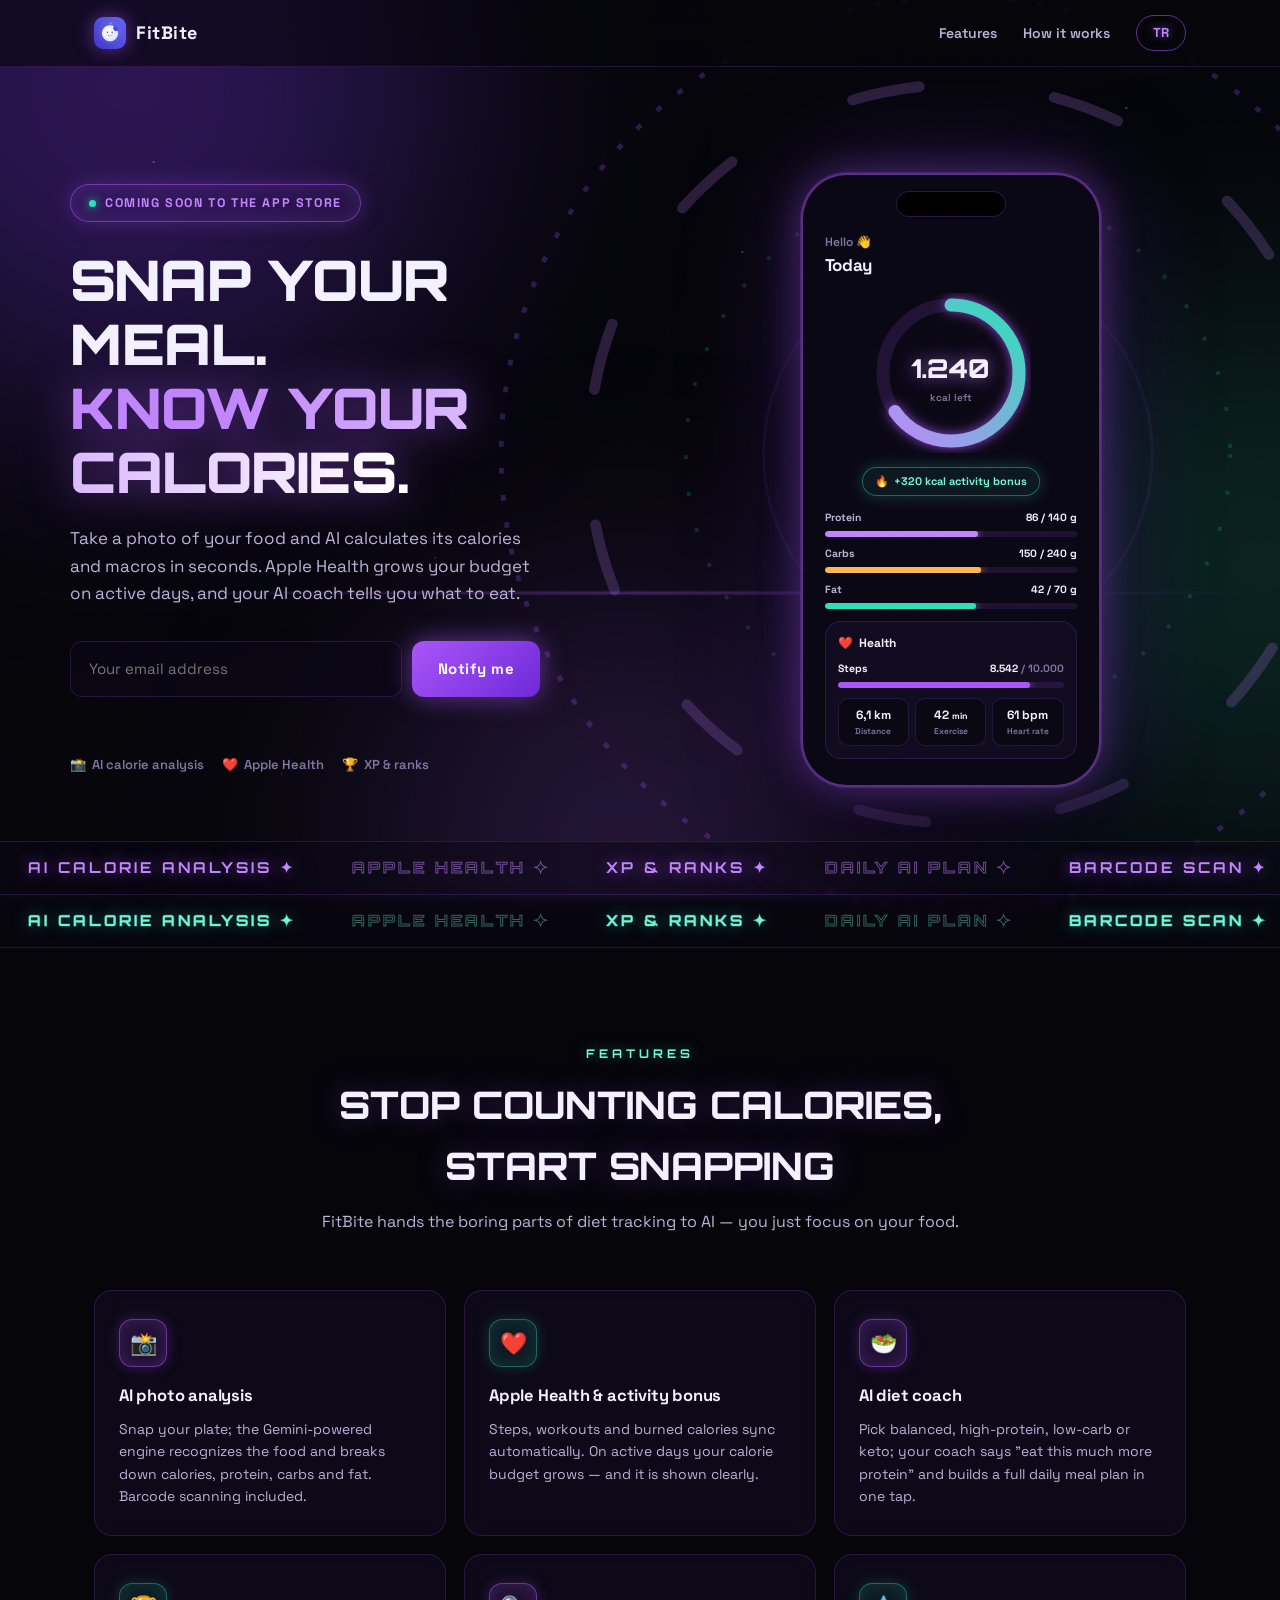
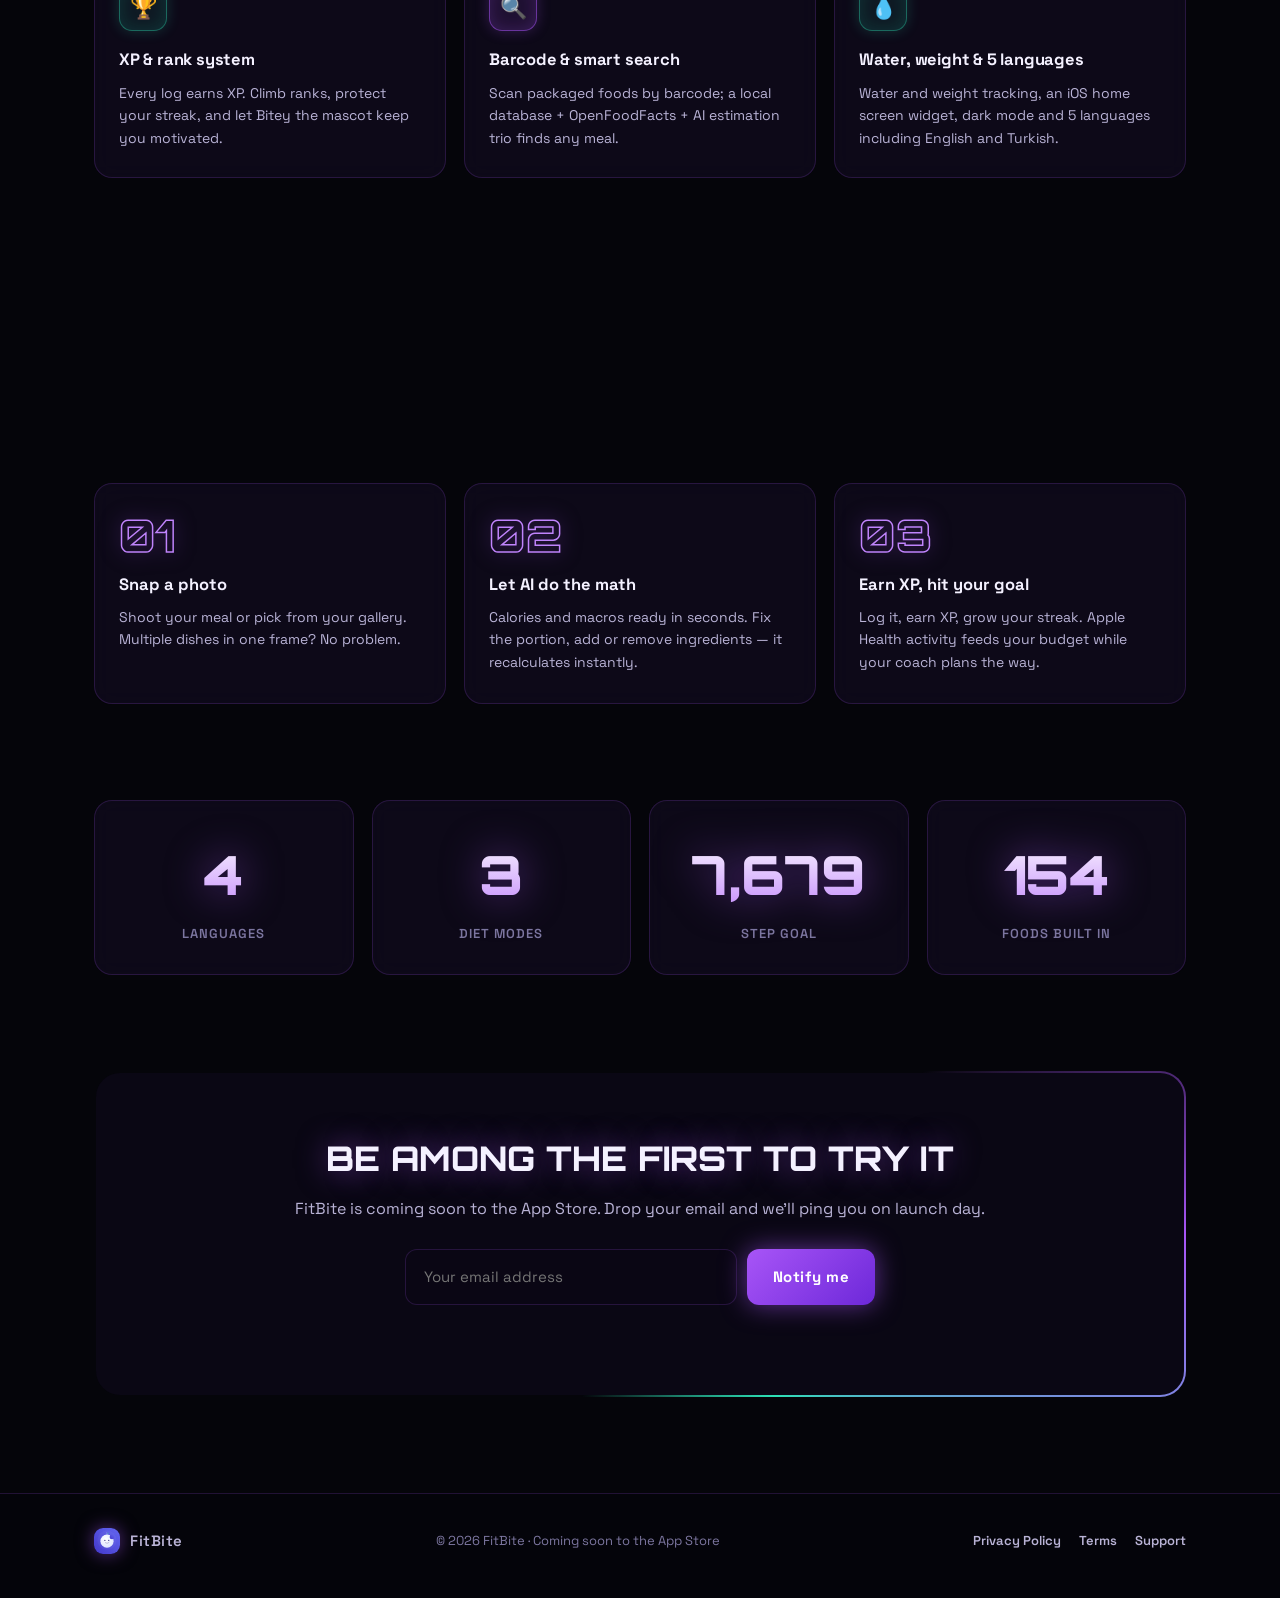
<file: index.html>
<!DOCTYPE html>
<html lang="tr">
<head>
  <meta charset="UTF-8" />
  <meta name="viewport" content="width=device-width, initial-scale=1.0" />
  <title>FitBite — Fotoğrafını çek, kalorini bil</title>
  <meta name="description" content="Yemeğinin fotoğrafını çek, yapay zeka kalori ve makrolarını saniyeler içinde hesaplasın. Apple Health entegrasyonu, AI diyet koçu ve XP sistemiyle kalori takibi." />
  <meta property="og:title" content="FitBite — Snap your meal. Know your calories." />
  <meta property="og:description" content="AI-powered calorie tracking with Apple Health sync, diet coaching and gamified progress." />
  <meta property="og:url" content="https://fitbite.dev" />
  <meta property="og:type" content="website" />
  <link rel="icon" type="image/png" href="favicon.png" />
  <link rel="preconnect" href="https://fonts.googleapis.com" />
  <link rel="preconnect" href="https://fonts.gstatic.com" crossorigin />
  <link href="https://fonts.googleapis.com/css2?family=Space+Grotesk:wght@400;500;600;700&family=Orbitron:wght@600;800;900&display=swap" rel="stylesheet" />
  <style>
    :root {
      --bg: #05050A;
      --bg2: #0A0714;
      --card: rgba(20, 14, 38, .55);
      --border: rgba(168, 85, 247, .18);
      --border-hot: rgba(168, 85, 247, .55);
      --neon: #A855F7;
      --neon-hi: #C084FC;
      --neon-deep: #6D28D9;
      --accent: #2DE0B6;
      --accent-hi: #6FF7D8;
      --orange: #FFB74D;
      --text: #F4F1FF;
      --text-2: #B9B3D6;
      --text-3: #7C76A0;
      --glow: 0 0 24px rgba(168,85,247,.55), 0 0 64px rgba(168,85,247,.25);
    }
    * { margin: 0; padding: 0; box-sizing: border-box; }
    html { scroll-behavior: smooth; }
    body {
      font-family: 'Space Grotesk', -apple-system, BlinkMacSystemFont, sans-serif;
      background: var(--bg); color: var(--text);
      line-height: 1.6; overflow-x: hidden;
    }
    ::selection { background: rgba(168,85,247,.4); }
    ::-webkit-scrollbar { width: 10px; }
    ::-webkit-scrollbar-track { background: #08060F; }
    ::-webkit-scrollbar-thumb { background: linear-gradient(var(--neon-deep), var(--neon)); border-radius: 5px; }
    .wrap { max-width: 1140px; margin: 0 auto; padding: 0 24px; position: relative; z-index: 2; }
    .mono { font-family: 'Orbitron', monospace; }

    /* ==================== BACKGROUND FX ==================== */
    .fx { position: fixed; inset: 0; z-index: 0; pointer-events: none; overflow: hidden; }
    /* synthwave zemin ızgarası */
    .fx-grid {
      position: absolute; left: -50%; right: -50%; bottom: -12%; height: 62vh;
      background:
        linear-gradient(rgba(168,85,247,.28) 1.5px, transparent 1.5px),
        linear-gradient(90deg, rgba(168,85,247,.28) 1.5px, transparent 1.5px);
      background-size: 68px 68px;
      transform: perspective(560px) rotateX(62deg);
      transform-origin: center bottom;
      animation: gridmove 1.6s linear infinite;
      -webkit-mask-image: linear-gradient(to top, rgba(0,0,0,.85), transparent 82%);
              mask-image: linear-gradient(to top, rgba(0,0,0,.85), transparent 82%);
    }
    @keyframes gridmove { to { background-position: 0 68px, 0 0; } }
    .fx-horizon {
      position: absolute; left: 0; right: 0; bottom: 34vh; height: 2px;
      background: linear-gradient(90deg, transparent, var(--neon), transparent);
      filter: blur(1px); opacity: .5;
    }
    /* dev nefes alan glow küreleri */
    .orb { position: absolute; border-radius: 50%; filter: blur(130px); }
    .orb-1 { width: 620px; height: 620px; background: rgba(124,58,237,.32); top: -220px; left: -180px; animation: breathe 9s ease-in-out infinite; }
    .orb-2 { width: 520px; height: 520px; background: rgba(45,224,182,.14); top: 34%; right: -240px; animation: breathe 11s 2s ease-in-out infinite; }
    .orb-3 { width: 480px; height: 480px; background: rgba(168,85,247,.20); bottom: -180px; left: 30%; animation: breathe 13s 1s ease-in-out infinite; }
    @keyframes breathe { 0%,100% { opacity:.6; } 50% { opacity:1; } }
    /* arkada HIZLI akan ışık çizgileri */
    .streak {
      position: absolute; height: 2px; width: 420px; border-radius: 999px;
      background: linear-gradient(90deg, transparent, var(--neon-hi), #fff, transparent);
      opacity: 0; transform: rotate(-24deg);
      animation: fly 2.6s linear infinite;
      box-shadow: 0 0 12px rgba(192,132,252,.8);
    }
    .streak.s2 { animation-duration: 2s;   animation-delay: .7s;  width: 300px; }
    .streak.s3 { animation-duration: 3.4s; animation-delay: 1.4s; width: 520px; }
    .streak.s4 { animation-duration: 2.2s; animation-delay: 2.1s; width: 260px;
      background: linear-gradient(90deg, transparent, var(--accent-hi), #fff, transparent);
      box-shadow: 0 0 12px rgba(111,247,216,.8); }
    .streak.s5 { animation-duration: 2.9s; animation-delay: .3s;  width: 380px; }
    @keyframes fly {
      0%   { opacity: 0; transform: translate3d(-30vw, 20vh, 0) rotate(-24deg); }
      8%   { opacity: .9; }
      92%  { opacity: .9; }
      100% { opacity: 0; transform: translate3d(130vw, -42vh, 0) rotate(-24deg); }
    }
    .streak { top: 22%; } .streak.s2 { top: 48%; } .streak.s3 { top: 66%; }
    .streak.s4 { top: 34%; } .streak.s5 { top: 80%; }
    /* yıldız tozu */
    .dust { position: absolute; inset: 0;
      background-image:
        radial-gradient(1.5px 1.5px at 12% 18%, rgba(255,255,255,.5), transparent),
        radial-gradient(1px 1px at 34% 62%, rgba(192,132,252,.6), transparent),
        radial-gradient(1.5px 1.5px at 58% 28%, rgba(255,255,255,.35), transparent),
        radial-gradient(1px 1px at 76% 74%, rgba(111,247,216,.5), transparent),
        radial-gradient(1.5px 1.5px at 88% 12%, rgba(255,255,255,.4), transparent),
        radial-gradient(1px 1px at 22% 86%, rgba(192,132,252,.5), transparent);
      animation: twinkle 4s ease-in-out infinite alternate;
    }
    @keyframes twinkle { to { opacity: .35; } }
    /* film greni */
    .noise { position: fixed; inset: 0; z-index: 40; pointer-events: none; opacity: .05; mix-blend-mode: overlay;
      background-image: url("data:image/svg+xml,%3Csvg xmlns='http://www.w3.org/2000/svg' width='200' height='200'%3E%3Cfilter id='n'%3E%3CfeTurbulence type='fractalNoise' baseFrequency='0.9' numOctaves='2'/%3E%3C/filter%3E%3Crect width='200' height='200' filter='url(%23n)'/%3E%3C/svg%3E");
    }

    /* ==================== DEV KADRAN (giant dial) ==================== */
    .dial {
      position: absolute; top: 50%; right: -26vmin; width: 108vmin; height: 108vmin;
      margin-top: -54vmin; z-index: 0; pointer-events: none; opacity: .5;
    }
    .dial svg { width: 100%; height: 100%; overflow: visible; }
    .dial .ring-a { animation: spin 70s linear infinite; transform-origin: center; }
    .dial .ring-b { animation: spin 34s linear infinite reverse; transform-origin: center; }
    .dial .ring-c { animation: spin 120s linear infinite; transform-origin: center; }
    @keyframes spin { to { transform: rotate(360deg); } }

    /* scroll progress */
    .progress { position: fixed; top: 0; left: 0; height: 3px; width: 0; z-index: 100;
      background: linear-gradient(90deg, var(--neon-deep), var(--neon), var(--accent));
      box-shadow: 0 0 14px rgba(168,85,247,.9); }

    /* ==================== NAV ==================== */
    nav { position: sticky; top: 0; z-index: 50; backdrop-filter: blur(18px);
      background: rgba(5,5,10,.6); border-bottom: 1px solid var(--border); }
    .nav-in { display: flex; align-items: center; justify-content: space-between; height: 66px; }
    .brand { display: flex; align-items: center; gap: 10px; font-weight: 700; font-size: 18px;
      letter-spacing: .5px; color: var(--text); text-decoration: none; }
    .brand img { width: 32px; height: 32px; border-radius: 9px; box-shadow: 0 0 18px rgba(168,85,247,.5); }
    .nav-links { display: flex; align-items: center; gap: 26px; }
    .nav-links a { color: var(--text-2); text-decoration: none; font-size: 14px; font-weight: 600;
      transition: color .2s, text-shadow .2s; }
    .nav-links a:hover { color: var(--neon-hi); text-shadow: 0 0 12px rgba(192,132,252,.8); }
    .lang-btn { background: transparent; border: 1px solid var(--border-hot); color: var(--neon-hi);
      font: inherit; font-size: 13px; font-weight: 700; padding: 7px 16px; border-radius: 999px;
      cursor: pointer; transition: all .25s; text-shadow: 0 0 10px rgba(192,132,252,.6); }
    .lang-btn:hover { background: rgba(168,85,247,.15); box-shadow: var(--glow); }

    /* ==================== HERO ==================== */
    .hero { position: relative; z-index: 1; padding: 92px 0 40px;
      display: grid; grid-template-columns: 1.05fr .95fr; gap: 48px; align-items: center; min-height: 86vh; }
    .badge { display: inline-flex; align-items: center; gap: 9px;
      border: 1px solid var(--border-hot); color: var(--neon-hi);
      background: rgba(168,85,247,.08);
      font-size: 12.5px; font-weight: 700; letter-spacing: 1.6px; text-transform: uppercase;
      padding: 8px 18px; border-radius: 999px; margin-bottom: 26px;
      box-shadow: inset 0 0 18px rgba(168,85,247,.15), 0 0 22px rgba(168,85,247,.25);
      animation: badgepulse 2.6s ease-in-out infinite; }
    @keyframes badgepulse { 0%,100% { box-shadow: inset 0 0 18px rgba(168,85,247,.15), 0 0 16px rgba(168,85,247,.2);} 50% { box-shadow: inset 0 0 24px rgba(168,85,247,.3), 0 0 34px rgba(168,85,247,.5);} }
    .badge .dot { width: 7px; height: 7px; border-radius: 50%; background: var(--accent);
      box-shadow: 0 0 10px var(--accent); animation: pulse 1.6s infinite; }
    @keyframes pulse { 0%,100% { opacity: 1 } 50% { opacity: .3 } }
    h1 { font-family: 'Orbitron', sans-serif; font-size: clamp(34px, 4.8vw, 56px);
      font-weight: 900; letter-spacing: -.5px; line-height: 1.14; text-transform: uppercase; }
    h1 .grad { background: linear-gradient(92deg, var(--neon-hi) 10%, #fff 45%, var(--accent-hi) 90%);
      background-size: 220% auto; -webkit-background-clip: text; background-clip: text; color: transparent;
      animation: shine 5s linear infinite;
      filter: drop-shadow(0 0 22px rgba(168,85,247,.55)); }
    @keyframes shine { to { background-position: 220% center; } }
    .hero p.sub { color: var(--text-2); font-size: 17px; max-width: 480px; margin: 22px 0 34px; }

    .waitlist { display: flex; gap: 10px; max-width: 470px; }
    .waitlist input { flex: 1; background: rgba(10,7,20,.8); border: 1px solid var(--border);
      color: var(--text); font: inherit; font-size: 15px; padding: 15px 18px; border-radius: 12px;
      outline: none; transition: all .25s; }
    .waitlist input:focus { border-color: var(--neon); box-shadow: 0 0 0 3px rgba(168,85,247,.2), 0 0 24px rgba(168,85,247,.35); }
    .waitlist button { position: relative; overflow: hidden;
      background: linear-gradient(135deg, var(--neon), var(--neon-deep));
      color: #fff; border: 0; font: inherit; font-size: 15px; font-weight: 700; letter-spacing: .5px;
      padding: 15px 26px; border-radius: 12px; cursor: pointer; white-space: nowrap;
      transition: transform .15s, box-shadow .25s; box-shadow: 0 0 26px rgba(168,85,247,.55); }
    .waitlist button:hover { transform: translateY(-2px); box-shadow: 0 0 44px rgba(168,85,247,.85); }
    .waitlist button::after { content: ''; position: absolute; top: 0; left: -80%; width: 40%; height: 100%;
      background: linear-gradient(90deg, transparent, rgba(255,255,255,.45), transparent);
      transform: skewX(-24deg); animation: sweep 3s ease infinite; }
    @keyframes sweep { 0%, 60% { left: -80%; } 100% { left: 160%; } }
    .form-msg { font-size: 13px; font-weight: 600; margin-top: 12px; min-height: 20px; }
    .form-msg.ok { color: var(--accent-hi); text-shadow: 0 0 12px rgba(45,224,182,.6); }
    .form-msg.err { color: #FF6B8B; }
    .hero-note { display: flex; gap: 18px; margin-top: 26px; color: var(--text-3); font-size: 13px; font-weight: 600; flex-wrap: wrap; }
    .hero-note span { display: flex; align-items: center; gap: 6px; }

    /* ==================== PHONE ==================== */
    .phone-col { display: flex; justify-content: center; perspective: 1200px; }
    .tilt { transition: transform .2s ease-out; transform-style: preserve-3d; }
    .phone { width: 300px; background: #0A0714; border: 2px solid rgba(168,85,247,.5); border-radius: 46px;
      padding: 14px; position: relative; animation: floaty 6s ease-in-out infinite;
      box-shadow: 0 0 0 1px rgba(192,132,252,.15), 0 0 42px rgba(168,85,247,.4),
                  0 0 120px rgba(124,58,237,.25), 0 44px 90px rgba(0,0,0,.65); }
    @keyframes floaty { 0%,100% { transform: translateY(0);} 50% { transform: translateY(-14px);} }
    .notch { width: 110px; height: 26px; background: #000; border-radius: 999px; margin: 2px auto 12px;
      border: 1px solid rgba(168,85,247,.25); }
    .screen { padding: 4px 8px 12px; }
    .scr-greet { font-size: 12px; color: var(--text-3); font-weight: 600; }
    .scr-title { font-size: 17px; font-weight: 700; letter-spacing: -.3px; margin-bottom: 14px; }
    .ring-wrap { display: flex; justify-content: center; position: relative; margin-bottom: 6px; }
    .ring-center { position: absolute; inset: 0; display: flex; flex-direction: column; align-items: center; justify-content: center; }
    .ring-num { font-family: 'Orbitron', sans-serif; font-size: 26px; font-weight: 800; letter-spacing: 0;
      text-shadow: 0 0 18px rgba(192,132,252,.7); }
    .ring-lbl { font-size: 10px; color: var(--text-3); font-weight: 600; }
    .ring svg { transform: rotate(-90deg); }
    .ring .track { stroke: rgba(168,85,247,.14); }
    .ring .prog { stroke: url(#ringGrad); stroke-linecap: round; stroke-dasharray: 427; stroke-dashoffset: 427;
      animation: ring 1.6s .4s cubic-bezier(.22,.8,.35,1) forwards;
      filter: drop-shadow(0 0 6px rgba(168,85,247,.8)); }
    @keyframes ring { to { stroke-dashoffset: 148; } }
    .bonus-pill { display: flex; align-items: center; justify-content: center; gap: 5px;
      border: 1px solid rgba(45,224,182,.4); color: var(--accent-hi); background: rgba(45,224,182,.08);
      font-size: 11px; font-weight: 700; border-radius: 999px; padding: 5px 12px; width: fit-content;
      margin: 0 auto 14px; box-shadow: 0 0 16px rgba(45,224,182,.25); }
    .macro { margin-bottom: 9px; }
    .macro-head { display: flex; justify-content: space-between; font-size: 10.5px; font-weight: 700; margin-bottom: 4px; }
    .macro-head .lbl { color: var(--text-2); }
    .macro-track { height: 6px; border-radius: 3px; background: rgba(168,85,247,.12); overflow: hidden; }
    .macro-fill { height: 100%; border-radius: 3px; width: 0; animation: fill 1.2s .8s ease forwards;
      box-shadow: 0 0 10px currentColor; }
    @keyframes fill { to { width: var(--w); } }
    .scr-card { background: rgba(20,14,38,.7); border: 1px solid var(--border); border-radius: 16px;
      padding: 12px; margin-top: 12px; }
    .scr-card-title { display: flex; align-items: center; gap: 6px; font-size: 12px; font-weight: 700; margin-bottom: 8px; }
    .steps-row { display: flex; justify-content: space-between; font-size: 10.5px; font-weight: 700; margin-bottom: 4px; }
    .steps-row .goal { color: var(--text-3); }
    .mini-metrics { display: flex; gap: 6px; margin-top: 10px; }
    .mini-metric { flex: 1; background: rgba(5,5,10,.6); border: 1px solid var(--border); border-radius: 10px;
      padding: 7px 4px; text-align: center; }
    .mini-metric .v { font-size: 12px; font-weight: 800; }
    .mini-metric .k { font-size: 8.5px; color: var(--text-3); font-weight: 600; }

    /* ==================== MARQUEE ==================== */
    .marquee-band { position: relative; z-index: 2; border-top: 1px solid var(--border); border-bottom: 1px solid var(--border);
      background: rgba(10,7,20,.5); backdrop-filter: blur(6px); overflow: hidden; padding: 14px 0; }
    .marquee-band + .marquee-band { border-top: 0; }
    .mq { display: flex; width: max-content; gap: 0; animation: mq 22s linear infinite; }
    .mq.rev { animation: mq2 26s linear infinite; }
    .mq span { font-family: 'Orbitron', sans-serif; font-size: 15px; font-weight: 700; letter-spacing: 3px;
      text-transform: uppercase; white-space: nowrap; padding: 0 28px; color: transparent;
      -webkit-text-stroke: 1px rgba(192,132,252,.55); }
    .mq span.solid { color: var(--neon-hi); -webkit-text-stroke: 0; text-shadow: 0 0 16px rgba(168,85,247,.7); }
    .mq.rev span { -webkit-text-stroke: 1px rgba(111,247,216,.4); }
    .mq.rev span.solid { color: var(--accent-hi); text-shadow: 0 0 16px rgba(45,224,182,.6); }
    @keyframes mq  { to { transform: translateX(-50%); } }
    @keyframes mq2 { from { transform: translateX(-50%); } to { transform: translateX(0); } }

    /* ==================== SECTIONS ==================== */
    section { position: relative; z-index: 2; padding: 96px 0; }
    .sec-head { text-align: center; max-width: 640px; margin: 0 auto 56px; }
    .sec-kicker { font-family: 'Orbitron', sans-serif; color: var(--accent-hi); font-size: 12px; font-weight: 700;
      letter-spacing: 4px; text-transform: uppercase; text-shadow: 0 0 14px rgba(45,224,182,.5); }
    .sec-head h2 { font-family: 'Orbitron', sans-serif; font-size: clamp(24px, 3.4vw, 38px); font-weight: 800;
      letter-spacing: 0; margin: 12px 0 12px; text-transform: uppercase;
      text-shadow: 0 0 30px rgba(168,85,247,.35); }
    .sec-head p { color: var(--text-2); font-size: 16px; }

    .grid { display: grid; grid-template-columns: repeat(3, 1fr); gap: 18px; }
    .feature { position: relative; background: var(--card); border: 1px solid var(--border); border-radius: 18px;
      padding: 28px 24px; backdrop-filter: blur(10px); overflow: hidden;
      transition: transform .25s, border-color .25s, box-shadow .25s; }
    .feature::before { content: ''; position: absolute; top: 0; left: 0; right: 0; height: 1px;
      background: linear-gradient(90deg, transparent, rgba(192,132,252,.8), transparent);
      opacity: 0; transition: opacity .25s; }
    .feature:hover { transform: translateY(-6px); border-color: var(--border-hot);
      box-shadow: 0 0 34px rgba(168,85,247,.28), 0 18px 40px rgba(0,0,0,.5); }
    .feature:hover::before { opacity: 1; }
    .feature .ico { width: 48px; height: 48px; border-radius: 13px; display: flex; align-items: center; justify-content: center;
      font-size: 22px; margin-bottom: 16px; background: rgba(168,85,247,.12);
      border: 1px solid var(--border-hot); box-shadow: inset 0 0 16px rgba(168,85,247,.2), 0 0 14px rgba(168,85,247,.25); }
    .feature.acc .ico { background: rgba(45,224,182,.08); border-color: rgba(45,224,182,.4);
      box-shadow: inset 0 0 16px rgba(45,224,182,.15), 0 0 14px rgba(45,224,182,.2); }
    .feature h3 { font-size: 16.5px; font-weight: 700; letter-spacing: -.2px; margin-bottom: 8px; }
    .feature p { color: var(--text-2); font-size: 14px; }

    .steps { display: grid; grid-template-columns: repeat(3, 1fr); gap: 18px; }
    .step { background: var(--card); border: 1px solid var(--border); border-radius: 18px; padding: 30px 24px;
      position: relative; backdrop-filter: blur(10px); }
    .step .num { font-family: 'Orbitron', sans-serif; font-size: 44px; font-weight: 900; line-height: 1;
      margin-bottom: 14px; color: transparent; -webkit-text-stroke: 1.5px var(--neon-hi);
      filter: drop-shadow(0 0 10px rgba(168,85,247,.5)); }
    .step h3 { font-size: 16.5px; font-weight: 700; margin-bottom: 8px; }
    .step p { color: var(--text-2); font-size: 14px; }

    /* ==================== STATS ==================== */
    .stats { display: grid; grid-template-columns: repeat(4, 1fr); gap: 18px; text-align: center; }
    .stat { padding: 30px 10px; border: 1px solid var(--border); border-radius: 18px; background: var(--card);
      backdrop-filter: blur(10px); }
    .stat .v { font-family: 'Orbitron', sans-serif; font-size: clamp(34px, 4.4vw, 54px); font-weight: 900;
      background: linear-gradient(180deg, #fff, var(--neon-hi));
      -webkit-background-clip: text; background-clip: text; color: transparent;
      filter: drop-shadow(0 0 20px rgba(168,85,247,.5)); }
    .stat .k { color: var(--text-3); font-size: 13px; font-weight: 600; letter-spacing: 1px; text-transform: uppercase; margin-top: 6px; }

    /* ==================== CTA ==================== */
    .cta-shell { position: relative; border-radius: 26px; padding: 2px; overflow: hidden; }
    .cta-shell::before { content: ''; position: absolute; inset: -120%;
      background: conic-gradient(from 0deg, transparent 0 60deg, var(--neon) 90deg, var(--accent) 140deg, transparent 200deg 360deg);
      animation: spin 5s linear infinite; }
    .cta-band { position: relative; background: #0A0714; border-radius: 24px; padding: 58px 32px; text-align: center; }
    .cta-band h2 { font-family: 'Orbitron', sans-serif; font-size: clamp(22px, 3vw, 34px); font-weight: 800;
      text-transform: uppercase; margin-bottom: 10px; text-shadow: 0 0 30px rgba(168,85,247,.5); }
    .cta-band p { color: var(--text-2); margin-bottom: 28px; }
    .cta-band .waitlist { margin: 0 auto; }

    footer { border-top: 1px solid var(--border); padding: 34px 0 44px; position: relative; z-index: 2;
      background: rgba(5,5,10,.7); }
    .foot { display: flex; align-items: center; justify-content: space-between; gap: 16px; flex-wrap: wrap; }
    .foot .brand img { width: 26px; height: 26px; }
    .foot .brand { font-size: 15px; }
    .foot-meta { color: var(--text-3); font-size: 13px; }
    .foot a { color: var(--text-2); text-decoration: none; font-size: 13px; font-weight: 600; transition: color .2s, text-shadow .2s; }
    .foot a:hover { color: var(--neon-hi); text-shadow: 0 0 12px rgba(192,132,252,.7); }

    /* reveal */
    .rv { opacity: 0; transform: translateY(30px) scale(.98); filter: blur(6px);
      transition: opacity .7s ease, transform .7s ease, filter .7s ease; }
    .rv.in { opacity: 1; transform: none; filter: none; }

    @media (max-width: 880px) {
      .hero { grid-template-columns: 1fr; padding-top: 56px; text-align: center; min-height: unset; }
      .hero p.sub { margin-left: auto; margin-right: auto; }
      .waitlist { margin: 0 auto; }
      .hero-note { justify-content: center; }
      .grid, .steps { grid-template-columns: 1fr; }
      .stats { grid-template-columns: repeat(2, 1fr); }
      .nav-links a[data-nav] { display: none; }
      .dial { right: -60vmin; opacity: .3; }
    }
    @media (max-width: 480px) {
      .waitlist { flex-direction: column; }
      .phone { width: 272px; }
      .stats { grid-template-columns: 1fr 1fr; }
    }
    @media (prefers-reduced-motion: reduce) {
      *, *::before, *::after { animation: none !important; transition: none !important; }
      .rv { opacity: 1; transform: none; filter: none; }
    }
  </style>
</head>
<body>
  <div class="progress" id="progress"></div>

  <!-- arka plan efektleri -->
  <div class="fx">
    <div class="dust"></div>
    <div class="orb orb-1" data-px="0.10"></div>
    <div class="orb orb-2" data-px="0.16"></div>
    <div class="orb orb-3" data-px="0.06"></div>
    <div class="streak"></div>
    <div class="streak s2"></div>
    <div class="streak s3"></div>
    <div class="streak s4"></div>
    <div class="streak s5"></div>
    <div class="fx-horizon"></div>
    <div class="fx-grid"></div>
  </div>
  <div class="noise"></div>

  <nav>
    <div class="wrap nav-in">
      <a class="brand" href="#"><img src="icon.svg" alt="FitBite" /> FitBite</a>
      <div class="nav-links">
        <a href="#features" data-nav data-i18n="nav_features"></a>
        <a href="#how" data-nav data-i18n="nav_how"></a>
        <button class="lang-btn" id="langBtn" aria-label="Change language">EN</button>
      </div>
    </div>
  </nav>

  <header class="wrap hero" id="hero">
    <!-- dev dönen kadran -->
    <div class="dial" data-px="-0.12" aria-hidden="true">
      <svg viewBox="0 0 100 100">
        <g class="ring-a">
          <circle cx="50" cy="50" r="47" fill="none" stroke="rgba(168,85,247,.5)" stroke-width=".5"
                  stroke-dasharray="0.6 2.2" />
        </g>
        <g class="ring-b">
          <circle cx="50" cy="50" r="38" fill="none" stroke="rgba(192,132,252,.4)" stroke-width="1.1"
                  stroke-dasharray="7 14" stroke-linecap="round" />
        </g>
        <g class="ring-c">
          <circle cx="50" cy="50" r="28" fill="none" stroke="rgba(45,224,182,.35)" stroke-width=".4"
                  stroke-dasharray="0.4 3.4" />
        </g>
        <circle cx="50" cy="50" r="20" fill="none" stroke="rgba(168,85,247,.18)" stroke-width=".3" />
      </svg>
    </div>

    <div>
      <div class="badge"><span class="dot"></span><span data-i18n="badge"></span></div>
      <h1><span data-i18n="h1a"></span><br/><span class="grad" data-i18n="h1b"></span></h1>
      <p class="sub" data-i18n="sub"></p>

      <form class="waitlist" id="waitlistForm" novalidate>
        <input type="email" id="wlEmail" required data-i18n-ph="email_ph" />
        <button type="submit" data-i18n="notify_btn"></button>
      </form>
      <div class="form-msg" id="formMsg"></div>

      <div class="hero-note">
        <span>📸 <span data-i18n="note1"></span></span>
        <span>❤️ <span data-i18n="note2"></span></span>
        <span>🏆 <span data-i18n="note3"></span></span>
      </div>
    </div>

    <div class="phone-col" data-px="-0.04">
      <div class="tilt" id="tilt">
        <div class="phone">
          <div class="notch"></div>
          <div class="screen">
            <div class="scr-greet" data-i18n="scr_greet"></div>
            <div class="scr-title" data-i18n="scr_today"></div>

            <div class="ring-wrap">
              <div class="ring">
                <svg width="160" height="160" viewBox="0 0 160 160">
                  <defs>
                    <linearGradient id="ringGrad" x1="0%" y1="0%" x2="100%" y2="100%">
                      <stop offset="0%" stop-color="#C084FC"/>
                      <stop offset="100%" stop-color="#2DE0B6"/>
                    </linearGradient>
                  </defs>
                  <circle class="track" cx="80" cy="80" r="68" fill="none" stroke-width="13"/>
                  <circle class="prog" cx="80" cy="80" r="68" fill="none" stroke-width="13"/>
                </svg>
              </div>
              <div class="ring-center">
                <div class="ring-num">1.240</div>
                <div class="ring-lbl" data-i18n="scr_remaining"></div>
              </div>
            </div>

            <div class="bonus-pill">🔥 <span data-i18n="scr_bonus"></span></div>

            <div class="macro">
              <div class="macro-head"><span class="lbl">Protein</span><span>86 / 140 g</span></div>
              <div class="macro-track"><div class="macro-fill" style="--w:61%; background:#C084FC; color:#C084FC"></div></div>
            </div>
            <div class="macro">
              <div class="macro-head"><span class="lbl" data-i18n="scr_carbs"></span><span>150 / 240 g</span></div>
              <div class="macro-track"><div class="macro-fill" style="--w:62%; background:#FFB74D; color:#FFB74D"></div></div>
            </div>
            <div class="macro">
              <div class="macro-head"><span class="lbl" data-i18n="scr_fat"></span><span>42 / 70 g</span></div>
              <div class="macro-track"><div class="macro-fill" style="--w:60%; background:#2DE0B6; color:#2DE0B6"></div></div>
            </div>

            <div class="scr-card">
              <div class="scr-card-title">❤️ <span data-i18n="scr_health"></span></div>
              <div class="steps-row"><span data-i18n="scr_steps"></span><span>8.542 <span class="goal">/ 10.000</span></span></div>
              <div class="macro-track"><div class="macro-fill" style="--w:85%; background:#A855F7; color:#A855F7"></div></div>
              <div class="mini-metrics">
                <div class="mini-metric"><div class="v">6,1 km</div><div class="k" data-i18n="scr_dist"></div></div>
                <div class="mini-metric"><div class="v">42 <span style="font-size:9px" data-i18n="scr_min"></span></div><div class="k" data-i18n="scr_exercise"></div></div>
                <div class="mini-metric"><div class="v">61 bpm</div><div class="k" data-i18n="scr_hr"></div></div>
              </div>
            </div>
          </div>
        </div>
      </div>
    </div>
  </header>

  <!-- çift yönlü marquee -->
  <div class="marquee-band"><div class="mq" id="mq1"></div></div>
  <div class="marquee-band"><div class="mq rev" id="mq2"></div></div>

  <section id="features">
    <div class="wrap">
      <div class="sec-head rv">
        <div class="sec-kicker" data-i18n="feat_kicker"></div>
        <h2 data-i18n="feat_title"></h2>
        <p data-i18n="feat_sub"></p>
      </div>
      <div class="grid">
        <div class="feature rv"><div class="ico">📸</div><h3 data-i18n="f1t"></h3><p data-i18n="f1d"></p></div>
        <div class="feature rv acc"><div class="ico">❤️</div><h3 data-i18n="f2t"></h3><p data-i18n="f2d"></p></div>
        <div class="feature rv"><div class="ico">🥗</div><h3 data-i18n="f3t"></h3><p data-i18n="f3d"></p></div>
        <div class="feature rv acc"><div class="ico">🏆</div><h3 data-i18n="f4t"></h3><p data-i18n="f4d"></p></div>
        <div class="feature rv"><div class="ico">🔍</div><h3 data-i18n="f5t"></h3><p data-i18n="f5d"></p></div>
        <div class="feature rv acc"><div class="ico">💧</div><h3 data-i18n="f6t"></h3><p data-i18n="f6d"></p></div>
      </div>
    </div>
  </section>

  <section id="how" style="padding-top: 0">
    <div class="wrap">
      <div class="sec-head rv">
        <div class="sec-kicker" data-i18n="how_kicker"></div>
        <h2 data-i18n="how_title"></h2>
      </div>
      <div class="steps">
        <div class="step rv"><div class="num">01</div><h3 data-i18n="s1t"></h3><p data-i18n="s1d"></p></div>
        <div class="step rv"><div class="num">02</div><h3 data-i18n="s2t"></h3><p data-i18n="s2d"></p></div>
        <div class="step rv"><div class="num">03</div><h3 data-i18n="s3t"></h3><p data-i18n="s3d"></p></div>
      </div>
    </div>
  </section>

  <section style="padding-top: 0">
    <div class="wrap">
      <div class="stats">
        <div class="stat rv"><div class="v mono" data-count="5">0</div><div class="k" data-i18n="st1"></div></div>
        <div class="stat rv"><div class="v mono" data-count="4">0</div><div class="k" data-i18n="st2"></div></div>
        <div class="stat rv"><div class="v mono" data-count="10000">0</div><div class="k" data-i18n="st3"></div></div>
        <div class="stat rv"><div class="v mono" data-count="200" data-suffix="+">0</div><div class="k" data-i18n="st4"></div></div>
      </div>
    </div>
  </section>

  <section style="padding-top: 0">
    <div class="wrap">
      <div class="cta-shell rv">
        <div class="cta-band">
          <h2 data-i18n="cta_title"></h2>
          <p data-i18n="cta_sub"></p>
          <form class="waitlist" id="waitlistForm2" novalidate>
            <input type="email" id="wlEmail2" required data-i18n-ph="email_ph" />
            <button type="submit" data-i18n="notify_btn"></button>
          </form>
          <div class="form-msg" id="formMsg2"></div>
        </div>
      </div>
    </div>
  </section>

  <footer>
    <div class="wrap foot">
      <a class="brand" href="#"><img src="icon.svg" alt="FitBite" /> FitBite</a>
      <div class="foot-meta">© 2026 FitBite · <span data-i18n="foot_soon"></span></div>
      <div style="display:flex; gap:18px">
        <a href="privacy.html" data-i18n="foot_privacy"></a>
        <a href="terms.html" data-i18n="foot_terms"></a>
        <a href="support.html" data-i18n="foot_support"></a>
      </div>
    </div>
  </footer>

  <script>
    // Bekleme listesi — kendi API'miz (Render) + Resend hos geldin maili.
    var WAITLIST_ENDPOINT = 'https://fitbite-backend-xorm.onrender.com/api/waitlist';

    var I = {
      tr: {
        nav_features: 'Özellikler', nav_how: 'Nasıl çalışır',
        badge: "App Store'da yakında",
        h1a: 'Fotoğrafını çek,', h1b: 'kalorini bil.',
        sub: 'Yemeğinin fotoğrafını çek; yapay zeka kalorisini ve makrolarını saniyeler içinde hesaplasın. Apple Health ile bütçen aktivitene göre artsın, AI koçun ne yiyeceğini söylesin.',
        email_ph: 'E-posta adresin', notify_btn: 'Haberdar et',
        ok_msg: 'Harika! Çıkar çıkmaz haber vereceğiz 🎉',
        err_msg: 'Bir şeyler ters gitti — geçerli bir e-posta girip tekrar dene.',
        note1: 'AI kalori analizi', note2: 'Apple Health', note3: 'XP & rütbeler',
        scr_greet: 'Merhaba 👋', scr_today: 'Bugün', scr_remaining: 'kalan kcal',
        scr_bonus: '+320 kcal hareket bonusu',
        scr_carbs: 'Karbonhidrat', scr_fat: 'Yağ',
        scr_health: 'Sağlık', scr_steps: 'Adım', scr_dist: 'Mesafe', scr_exercise: 'Egzersiz', scr_hr: 'Nabız', scr_min: 'dk',
        mq: ['AI kalori analizi', 'Apple Health', 'XP & rütbeler', 'Günlük AI plan', 'Barkod tarama', 'Su takibi', 'Hareket bonusu', 'Makro koçu'],
        feat_kicker: 'Özellikler', feat_title: 'Kalori saymayı bırak, fotoğraf çek',
        feat_sub: 'FitBite, diyet takibinin sıkıcı kısımlarını yapay zekaya devreder — sen sadece yemeğine odaklan.',
        f1t: 'AI fotoğraf analizi', f1d: 'Tabağının fotoğrafını çek; Gemini destekli motor yemekleri tanır, kaloriyi ve protein/karb/yağ dağılımını çıkarır. Barkod okuma da cabası.',
        f2t: 'Apple Health & hareket bonusu', f2d: 'Adımların, egzersizin ve yaktığın kalori otomatik senkronlanır. Aktif olduğun gün kalori bütçen otomatik artar — açıkça gösterilir.',
        f3t: 'AI diyet koçu', f3d: 'Dengeli, yüksek protein, düşük karb veya keto seç; koçun "şu kadar daha protein al" der, tek dokunuşla günlük öğün planı oluşturur.',
        f4t: 'XP & rütbe sistemi', f4d: 'Her kayıt XP kazandırır. Rütbe atla, serini koru, maskotumuz Bitey seni motive etsin.',
        f5t: 'Barkod & akıllı arama', f5d: 'Paketli ürünleri barkodla tanı; yerel veritabanı + OpenFoodFacts + AI tahmini üçlüsü her yemeği bulur.',
        f6t: 'Su, kilo ve 5 dil', f6d: 'Su ve kilo takibi, iOS ana ekran widgetı, koyu tema ve Türkçe dahil 5 dil desteği.',
        how_kicker: 'Nasıl çalışır', how_title: 'Üç adımda takipte kal',
        s1t: 'Fotoğraf çek', s1d: 'Yemeğini çek ya da galeriden seç. Birden fazla yemek aynı karede olabilir.',
        s2t: 'AI hesaplasın', s2d: 'Saniyeler içinde kalori ve makrolar hazır. Porsiyonu düzelt, malzeme ekle-çıkar — anında yeniden hesaplanır.',
        s3t: 'XP kazan, hedefe yürü', s3d: 'Kaydet, XP kazan, serini büyüt. Apple Health aktiviten bütçene eklensin, koçun yolunu çizsin.',
        st1: 'Dil desteği', st2: 'Diyet modu', st3: 'Adım hedefi', st4: 'Hazır yiyecek',
        cta_title: 'İlk denenler arasında ol',
        cta_sub: "FitBite yakında App Store'da. E-postanı bırak, çıktığı gün haber verelim.",
        foot_soon: "App Store'da yakında", foot_privacy: 'Gizlilik', foot_terms: 'Koşullar', foot_support: 'Destek',
      },
      en: {
        nav_features: 'Features', nav_how: 'How it works',
        badge: 'Coming soon to the App Store',
        h1a: 'Snap your meal.', h1b: 'Know your calories.',
        sub: 'Take a photo of your food and AI calculates its calories and macros in seconds. Apple Health grows your budget on active days, and your AI coach tells you what to eat.',
        email_ph: 'Your email address', notify_btn: 'Notify me',
        ok_msg: "You're in! We'll email you the moment it launches 🎉",
        err_msg: 'Something went wrong — check your email and try again.',
        note1: 'AI calorie analysis', note2: 'Apple Health', note3: 'XP & ranks',
        scr_greet: 'Hello 👋', scr_today: 'Today', scr_remaining: 'kcal left',
        scr_bonus: '+320 kcal activity bonus',
        scr_carbs: 'Carbs', scr_fat: 'Fat',
        scr_health: 'Health', scr_steps: 'Steps', scr_dist: 'Distance', scr_exercise: 'Exercise', scr_hr: 'Heart rate', scr_min: 'min',
        mq: ['AI calorie analysis', 'Apple Health', 'XP & ranks', 'Daily AI plan', 'Barcode scan', 'Water tracking', 'Activity bonus', 'Macro coach'],
        feat_kicker: 'Features', feat_title: 'Stop counting calories, start snapping',
        feat_sub: 'FitBite hands the boring parts of diet tracking to AI — you just focus on your food.',
        f1t: 'AI photo analysis', f1d: 'Snap your plate; the Gemini-powered engine recognizes the food and breaks down calories, protein, carbs and fat. Barcode scanning included.',
        f2t: 'Apple Health & activity bonus', f2d: 'Steps, workouts and burned calories sync automatically. On active days your calorie budget grows — and it is shown clearly.',
        f3t: 'AI diet coach', f3d: 'Pick balanced, high-protein, low-carb or keto; your coach says "eat this much more protein" and builds a full daily meal plan in one tap.',
        f4t: 'XP & rank system', f4d: 'Every log earns XP. Climb ranks, protect your streak, and let Bitey the mascot keep you motivated.',
        f5t: 'Barcode & smart search', f5d: 'Scan packaged foods by barcode; a local database + OpenFoodFacts + AI estimation trio finds any meal.',
        f6t: 'Water, weight & 5 languages', f6d: 'Water and weight tracking, an iOS home screen widget, dark mode and 5 languages including English and Turkish.',
        how_kicker: 'How it works', how_title: 'Stay on track in three steps',
        s1t: 'Snap a photo', s1d: 'Shoot your meal or pick from your gallery. Multiple dishes in one frame? No problem.',
        s2t: 'Let AI do the math', s2d: 'Calories and macros ready in seconds. Fix the portion, add or remove ingredients — it recalculates instantly.',
        s3t: 'Earn XP, hit your goal', s3d: 'Log it, earn XP, grow your streak. Apple Health activity feeds your budget while your coach plans the way.',
        st1: 'Languages', st2: 'Diet modes', st3: 'Step goal', st4: 'Foods built in',
        cta_title: 'Be among the first to try it',
        cta_sub: "FitBite is coming soon to the App Store. Drop your email and we'll ping you on launch day.",
        foot_soon: 'Coming soon to the App Store', foot_privacy: 'Privacy Policy', foot_terms: 'Terms', foot_support: 'Support',
      },
    };

    var lang = localStorage.getItem('fitbite_lang')
      || ((navigator.language || 'en').toLowerCase().indexOf('tr') === 0 ? 'tr' : 'en');

    function buildMarquee() {
      var items = I[lang].mq;
      var half = '';
      for (var r = 0; r < 2; r++) {
        for (var i = 0; i < items.length; i++) {
          half += '<span class="' + ((i % 2 === 0) ? 'solid' : '') + '">' + items[i] + ' ✦</span>';
        }
      }
      // sorunsuz döngü için içerik 2x — animasyon %50 kaydırır
      document.getElementById('mq1').innerHTML = half + half;
      document.getElementById('mq2').innerHTML = half + half;
    }

    function applyLang() {
      var d = I[lang];
      document.documentElement.lang = lang;
      document.querySelectorAll('[data-i18n]').forEach(function (el) {
        var k = el.getAttribute('data-i18n');
        if (d[k] != null) el.textContent = d[k];
      });
      document.querySelectorAll('[data-i18n-ph]').forEach(function (el) {
        var k = el.getAttribute('data-i18n-ph');
        if (d[k] != null) el.setAttribute('placeholder', d[k]);
      });
      document.getElementById('langBtn').textContent = lang === 'tr' ? 'EN' : 'TR';
      document.title = lang === 'tr'
        ? 'FitBite — Fotoğrafını çek, kalorini bil'
        : 'FitBite — Snap your meal. Know your calories.';
      buildMarquee();
    }
    document.getElementById('langBtn').addEventListener('click', function () {
      lang = lang === 'tr' ? 'en' : 'tr';
      localStorage.setItem('fitbite_lang', lang);
      applyLang();
    });
    applyLang();

    // ============ waitlist ============
    function bindForm(formId, emailId, msgId) {
      var form = document.getElementById(formId);
      var msg = document.getElementById(msgId);
      form.addEventListener('submit', function (e) {
        e.preventDefault();
        var email = document.getElementById(emailId).value.trim();
        msg.className = 'form-msg';
        if (!/^[^\s@]+@[^\s@]+\.[^\s@]+$/.test(email)) {
          msg.textContent = I[lang].err_msg; msg.classList.add('err'); return;
        }
        fetch(WAITLIST_ENDPOINT, {
          method: 'POST',
          headers: { 'Content-Type': 'application/json', Accept: 'application/json' },
          body: JSON.stringify({ email: email, locale: lang }),
        }).then(function (r) {
          if (r.ok) { msg.textContent = I[lang].ok_msg; msg.classList.add('ok'); form.reset(); }
          else { msg.textContent = I[lang].err_msg; msg.classList.add('err'); }
        }).catch(function () {
          msg.textContent = I[lang].err_msg; msg.classList.add('err');
        });
      });
    }
    bindForm('waitlistForm', 'wlEmail', 'formMsg');
    bindForm('waitlistForm2', 'wlEmail2', 'formMsg2');

    // ============ scroll: reveal + parallax + progress ============
    var reduceMotion = window.matchMedia('(prefers-reduced-motion: reduce)').matches;

    var io = new IntersectionObserver(function (entries) {
      entries.forEach(function (en) { if (en.isIntersecting) { en.target.classList.add('in'); io.unobserve(en.target); } });
    }, { threshold: 0.12 });
    document.querySelectorAll('.rv').forEach(function (el) { io.observe(el); });

    var pxEls = Array.prototype.slice.call(document.querySelectorAll('[data-px]'));
    var progress = document.getElementById('progress');
    var ticking = false;
    function onScroll() {
      if (ticking) return;
      ticking = true;
      requestAnimationFrame(function () {
        var y = window.scrollY || 0;
        if (!reduceMotion) {
          pxEls.forEach(function (el) {
            el.style.transform = 'translate3d(0,' + (y * parseFloat(el.getAttribute('data-px'))) + 'px,0)';
          });
        }
        var h = document.documentElement.scrollHeight - window.innerHeight;
        progress.style.width = (h > 0 ? (y / h) * 100 : 0) + '%';
        ticking = false;
      });
    }
    window.addEventListener('scroll', onScroll, { passive: true });
    onScroll();

    // ============ telefon tilt (masaüstü) ============
    var tilt = document.getElementById('tilt');
    var hero = document.getElementById('hero');
    if (tilt && hero && !reduceMotion && window.matchMedia('(hover: hover)').matches) {
      hero.addEventListener('mousemove', function (e) {
        var r = hero.getBoundingClientRect();
        var cx = (e.clientX - r.left) / r.width - 0.5;
        var cy = (e.clientY - r.top) / r.height - 0.5;
        tilt.style.transform = 'rotateY(' + (cx * 10) + 'deg) rotateX(' + (-cy * 8) + 'deg)';
      });
      hero.addEventListener('mouseleave', function () { tilt.style.transform = 'rotateY(0) rotateX(0)'; });
    }

    // ============ sayaçlar ============
    function animateCount(el) {
      var target = parseInt(el.getAttribute('data-count'), 10);
      var suffix = el.getAttribute('data-suffix') || '';
      var t0 = null, dur = 1600;
      function frame(t) {
        if (!t0) t0 = t;
        var p = Math.min(1, (t - t0) / dur);
        var eased = 1 - Math.pow(1 - p, 3);
        var val = Math.round(target * eased);
        el.textContent = val.toLocaleString(lang === 'tr' ? 'tr-TR' : 'en-US') + (p === 1 ? suffix : '');
        if (p < 1) requestAnimationFrame(frame);
      }
      requestAnimationFrame(frame);
    }
    var cio = new IntersectionObserver(function (entries) {
      entries.forEach(function (en) {
        if (en.isIntersecting) { animateCount(en.target); cio.unobserve(en.target); }
      });
    }, { threshold: 0.5 });
    document.querySelectorAll('[data-count]').forEach(function (el) { cio.observe(el); });
  </script>
</body>
</html>
</file>
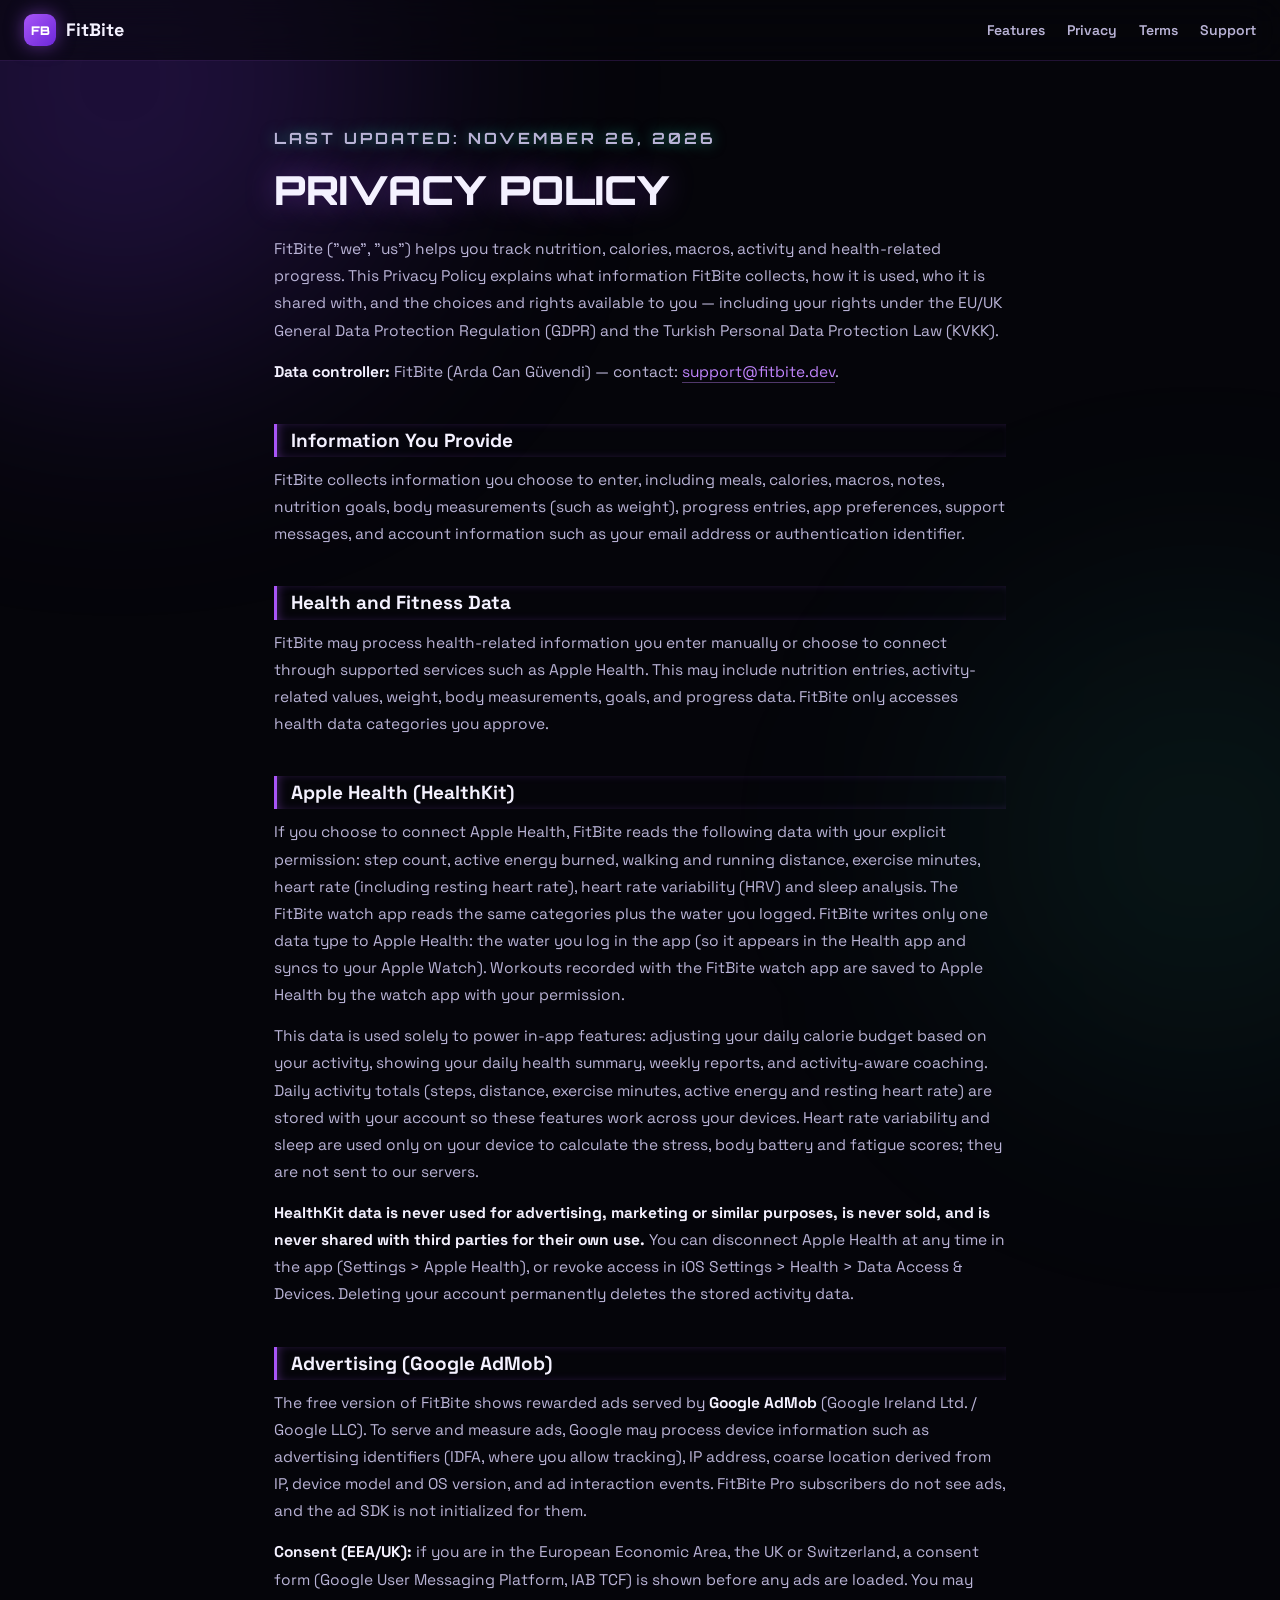
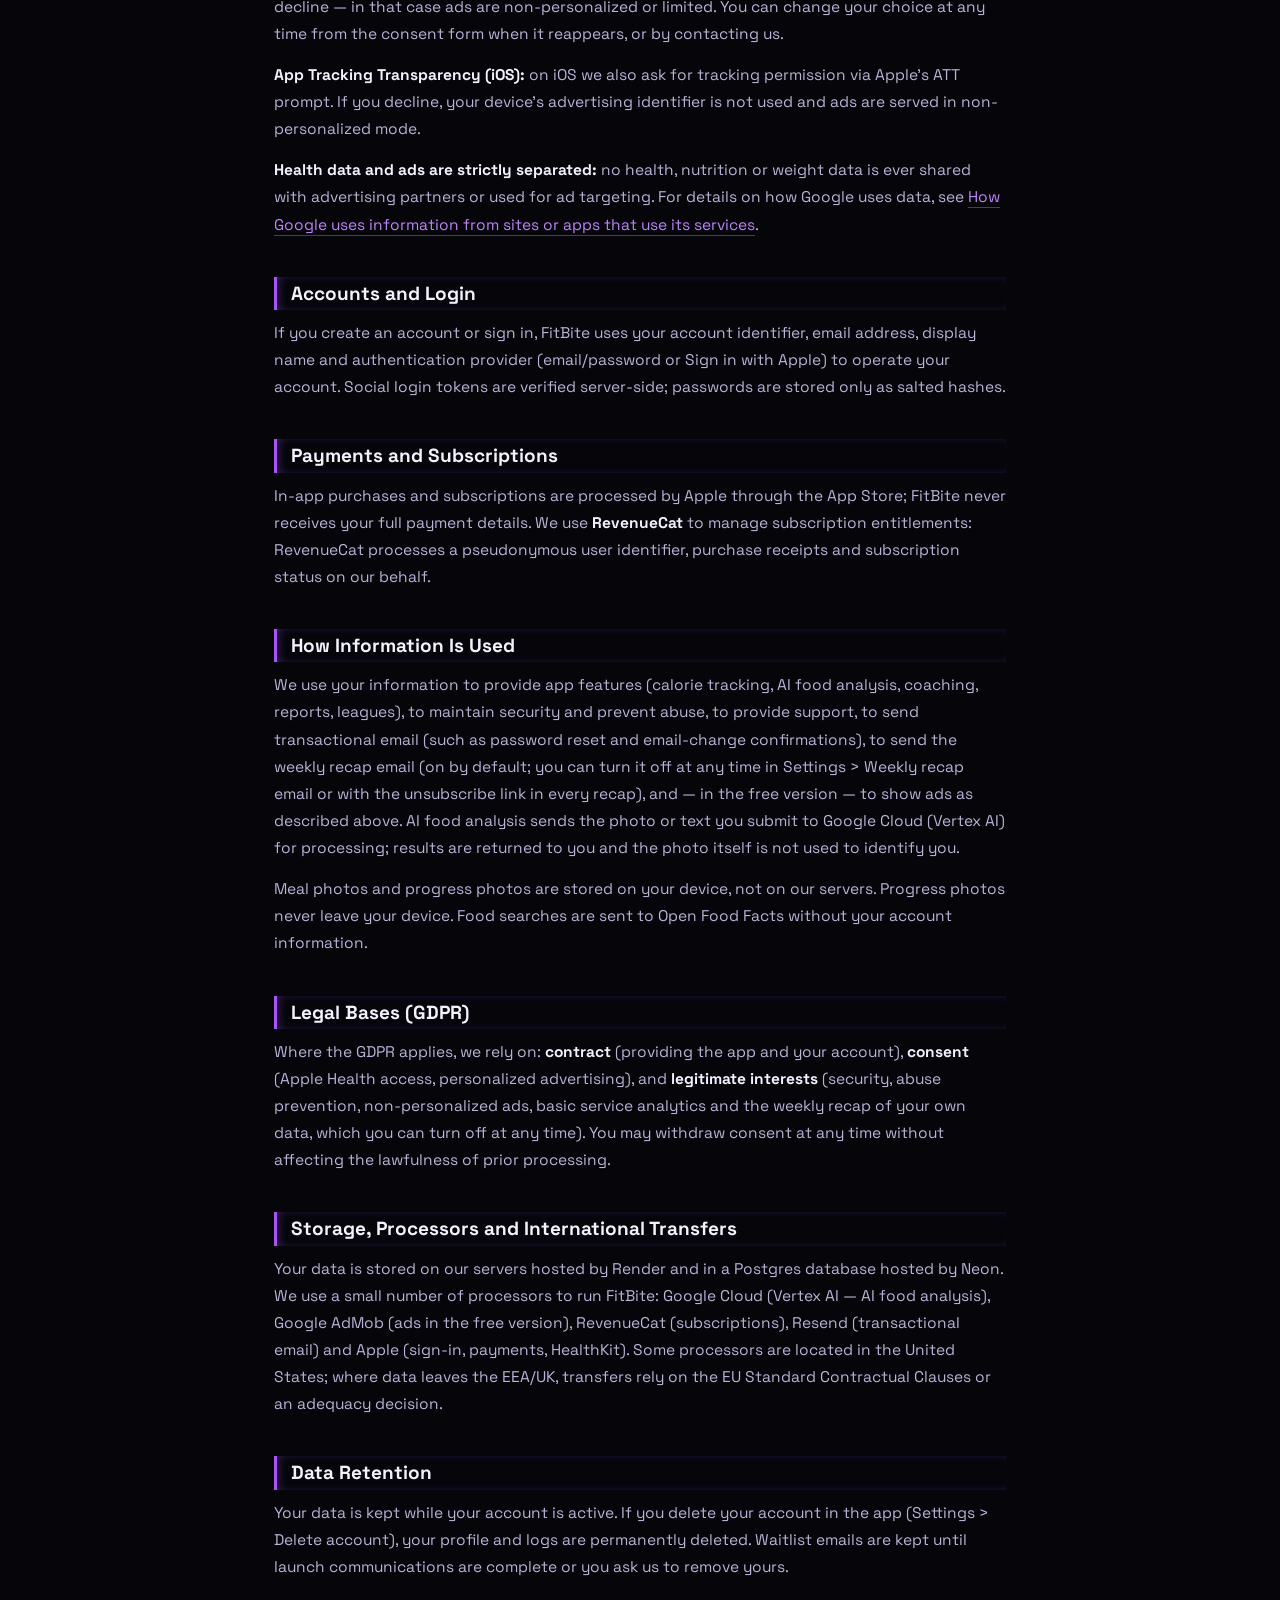
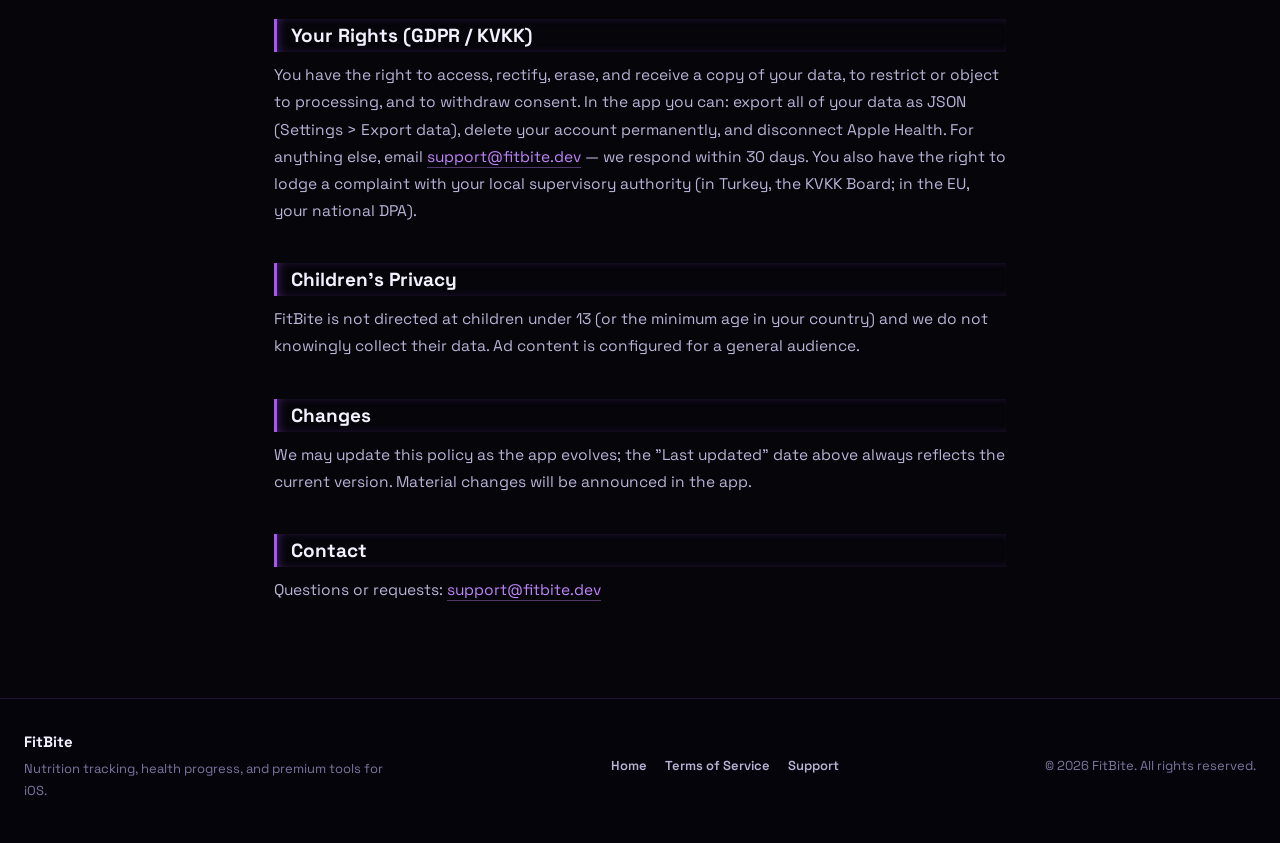
<file: privacy.html>
<!doctype html>
<html lang="en">
  <head>
    <meta charset="utf-8">
    <meta name="viewport" content="width=device-width, initial-scale=1">
    <title>Privacy Policy - FitBite</title>
    <meta name="description" content="Privacy Policy for the FitBite iOS app.">
    <link rel="canonical" href="https://fitbite.dev/privacy.html">
    <link rel="icon" type="image/png" href="favicon.png">
    <link rel="stylesheet" href="styles.css">
  </head>
  <body>
    <header class="site-header">
      <a class="brand" href="index.html" aria-label="FitBite home">
        <span class="brand-mark">FB</span>
        <span>FitBite</span>
      </a>
      <nav class="nav" aria-label="Main navigation">
        <a href="index.html#features">Features</a>
        <a href="privacy.html">Privacy</a>
        <a href="terms.html">Terms</a>
        <a href="support.html">Support</a>
      </nav>
    </header>

    <main class="document">
      <p class="eyebrow">Last updated: November 26, 2026</p>
      <h1>Privacy Policy</h1>
      <p>
        FitBite ("we", "us") helps you track nutrition, calories, macros, activity and health-related
        progress. This Privacy Policy explains what information FitBite collects, how it is used,
        who it is shared with, and the choices and rights available to you — including your rights
        under the EU/UK General Data Protection Regulation (GDPR) and the Turkish Personal Data
        Protection Law (KVKK).
      </p>
      <p>
        <strong>Data controller:</strong> FitBite (Arda Can Güvendi) — contact:
        <a href="mailto:support@fitbite.dev">support@fitbite.dev</a>.
      </p>

      <h2>Information You Provide</h2>
      <p>
        FitBite collects information you choose to enter, including meals, calories, macros, notes,
        nutrition goals, body measurements (such as weight), progress entries, app preferences,
        support messages, and account information such as your email address or authentication
        identifier.
      </p>

      <h2>Health and Fitness Data</h2>
      <p>
        FitBite may process health-related information you enter manually or choose to connect through
        supported services such as Apple Health. This may include nutrition entries, activity-related
        values, weight, body measurements, goals, and progress data. FitBite only accesses health data
        categories you approve.
      </p>

      <h2>Apple Health (HealthKit)</h2>
      <p>
        If you choose to connect Apple Health, FitBite reads the following data with your explicit
        permission: step count, active energy burned, walking and running distance, exercise minutes,
        heart rate (including resting heart rate), heart rate variability (HRV) and sleep analysis.
        The FitBite watch app reads the same categories plus the water you logged. FitBite writes only one data type to Apple
        Health: the water you log in the app (so it appears in the Health app and syncs to your
        Apple Watch). Workouts recorded with the FitBite watch app are saved to Apple Health by the
        watch app with your permission.
      </p>
      <p>
        This data is used solely to power in-app features: adjusting your daily calorie budget based
        on your activity, showing your daily health summary, weekly reports, and activity-aware
        coaching. Daily activity totals (steps, distance, exercise minutes, active energy and resting
        heart rate) are stored with your account so these features work across your devices.
        Heart rate variability and sleep are used only on your device to calculate the stress, body
        battery and fatigue scores; they are not sent to our servers.
      </p>
      <p>
        <strong>HealthKit data is never used for advertising, marketing or similar purposes, is never
        sold, and is never shared with third parties for their own use.</strong> You can disconnect
        Apple Health at any time in the app (Settings &gt; Apple Health), or revoke access in iOS
        Settings &gt; Health &gt; Data Access &amp; Devices. Deleting your account permanently deletes
        the stored activity data.
      </p>

      <h2>Advertising (Google AdMob)</h2>
      <p>
        The free version of FitBite shows rewarded ads served by <strong>Google AdMob</strong>
        (Google Ireland Ltd. / Google LLC). To serve and measure ads, Google may process device
        information such as advertising identifiers (IDFA, where you allow tracking), IP address,
        coarse location derived from IP, device model and OS version, and ad interaction events.
        FitBite Pro subscribers do not see ads, and the ad SDK is not initialized for them.
      </p>
      <p>
        <strong>Consent (EEA/UK):</strong> if you are in the European Economic Area, the UK or
        Switzerland, a consent form (Google User Messaging Platform, IAB TCF) is shown before any
        ads are loaded. You may decline — in that case ads are non-personalized or limited. You can
        change your choice at any time from the consent form when it reappears, or by contacting us.
      </p>
      <p>
        <strong>App Tracking Transparency (iOS):</strong> on iOS we also ask for tracking permission
        via Apple's ATT prompt. If you decline, your device's advertising identifier is not used and
        ads are served in non-personalized mode.
      </p>
      <p>
        <strong>Health data and ads are strictly separated:</strong> no health, nutrition or weight
        data is ever shared with advertising partners or used for ad targeting. For details on how
        Google uses data, see
        <a href="https://policies.google.com/technologies/partner-sites" rel="noopener">How Google uses
        information from sites or apps that use its services</a>.
      </p>

      <h2>Accounts and Login</h2>
      <p>
        If you create an account or sign in, FitBite uses your account identifier, email address,
        display name and authentication provider (email/password or Sign in with Apple) to operate
        your account. Social login tokens are verified server-side; passwords are stored only as
        salted hashes.
      </p>

      <h2>Payments and Subscriptions</h2>
      <p>
        In-app purchases and subscriptions are processed by Apple through the App Store; FitBite never
        receives your full payment details. We use <strong>RevenueCat</strong> to manage subscription
        entitlements: RevenueCat processes a pseudonymous user identifier, purchase receipts and
        subscription status on our behalf.
      </p>

      <h2>How Information Is Used</h2>
      <p>
        We use your information to provide app features (calorie tracking, AI food analysis, coaching,
        reports, leagues), to maintain security and prevent abuse, to provide support, to send
        transactional email (such as password reset and email-change confirmations), to send the weekly
        recap email (on by default; you can turn it off at any time in Settings &gt; Weekly recap email or
        with the unsubscribe link in every recap), and — in the free version — to show ads as described
        above. AI food analysis sends the photo or text you submit to Google Cloud (Vertex AI) for
        processing; results are returned to you and the photo itself is not used to identify you.
      </p>
      <p>
        Meal photos and progress photos are stored on your device, not on our servers. Progress photos
        never leave your device. Food searches are sent to Open Food Facts without your account
        information.
      </p>

      <h2>Legal Bases (GDPR)</h2>
      <p>
        Where the GDPR applies, we rely on: <strong>contract</strong> (providing the app and your
        account), <strong>consent</strong> (Apple Health access, personalized advertising), and
        <strong>legitimate interests</strong> (security, abuse prevention, non-personalized ads, basic
        service analytics and the weekly recap of your own data, which you can turn off at any time). You may withdraw consent at any time
        without affecting the lawfulness of prior processing.
      </p>

      <h2>Storage, Processors and International Transfers</h2>
      <p>
        Your data is stored on our servers hosted by Render and in a Postgres database hosted by
        Neon. We use a small number of processors to run FitBite: Google Cloud (Vertex AI — AI food
        analysis), Google AdMob (ads in the free version), RevenueCat (subscriptions), Resend
        (transactional email) and Apple (sign-in, payments, HealthKit). Some processors are located
        in the United States; where data leaves the EEA/UK, transfers rely on the EU Standard
        Contractual Clauses or an adequacy decision.
      </p>

      <h2>Data Retention</h2>
      <p>
        Your data is kept while your account is active. If you delete your account in the app
        (Settings &gt; Delete account), your profile and logs are permanently deleted. Waitlist
        emails are kept until launch communications are complete or you ask us to remove yours.
      </p>

      <h2>Your Rights (GDPR / KVKK)</h2>
      <p>
        You have the right to access, rectify, erase, and receive a copy of your data, to restrict or
        object to processing, and to withdraw consent. In the app you can: export all of your data as
        JSON (Settings &gt; Export data), delete your account permanently, and disconnect Apple Health.
        For anything else, email <a href="mailto:support@fitbite.dev">support@fitbite.dev</a> — we respond
        within 30 days. You also have the right to lodge a complaint with your local supervisory
        authority (in Turkey, the KVKK Board; in the EU, your national DPA).
      </p>

      <h2>Children's Privacy</h2>
      <p>
        FitBite is not directed at children under 13 (or the minimum age in your country) and we do
        not knowingly collect their data. Ad content is configured for a general audience.
      </p>

      <h2>Changes</h2>
      <p>
        We may update this policy as the app evolves; the "Last updated" date above always reflects
        the current version. Material changes will be announced in the app.
      </p>

      <h2>Contact</h2>
      <p>
        Questions or requests: <a href="mailto:support@fitbite.dev">support@fitbite.dev</a>
      </p>
    </main>

    <footer class="site-footer">
      <div>
        <strong>FitBite</strong>
        <p>Nutrition tracking, health progress, and premium tools for iOS.</p>
      </div>
      <nav aria-label="Footer navigation">
        <a href="index.html">Home</a>
        <a href="terms.html">Terms of Service</a>
        <a href="support.html">Support</a>
      </nav>
      <span>&copy; <span id="year"></span> FitBite. All rights reserved.</span>
    </footer>

    <script>
      document.getElementById("year").textContent = new Date().getFullYear();
    </script>
  </body>
</html>
</file>
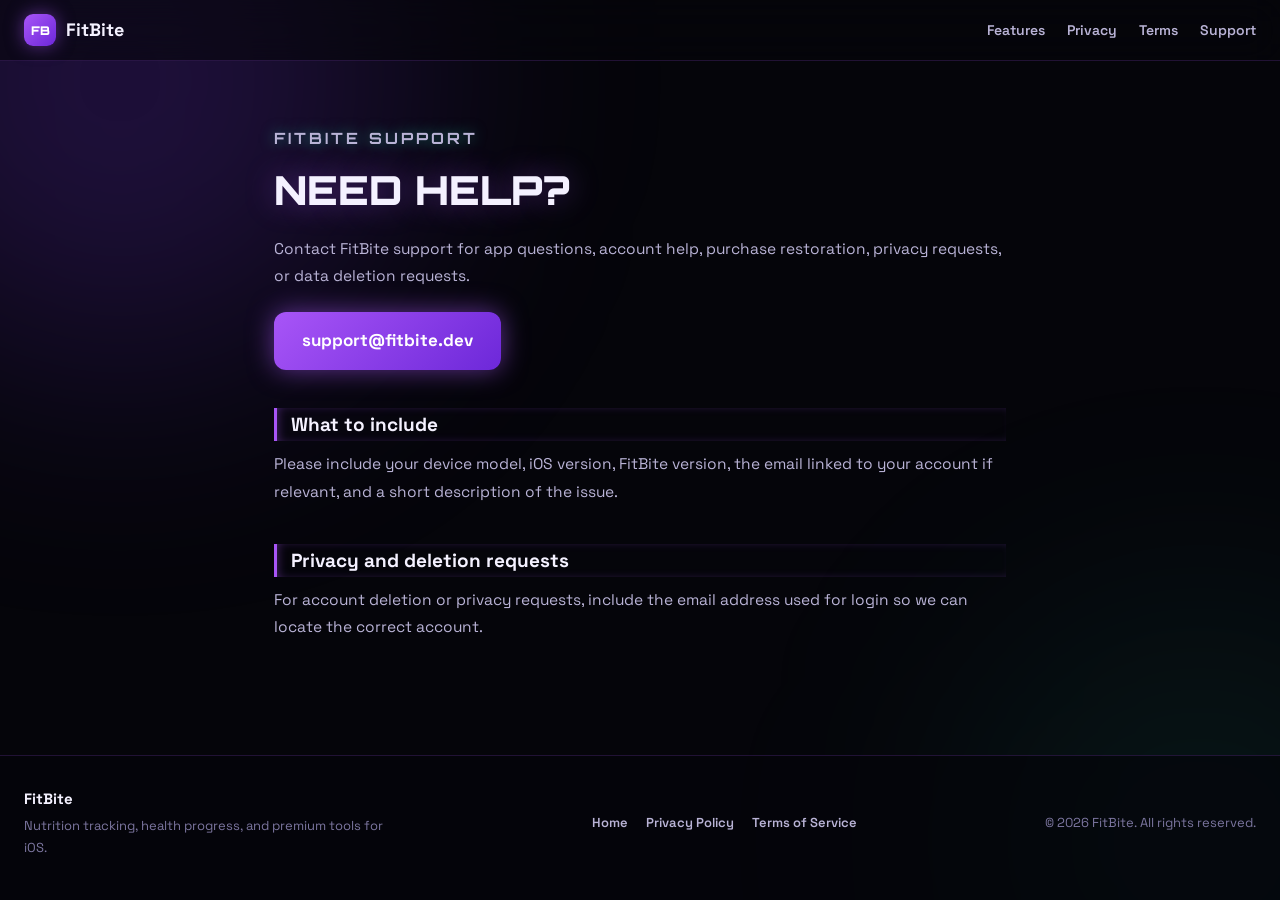
<file: support.html>
<!doctype html>
<html lang="en">
  <head>
    <meta charset="utf-8">
    <meta name="viewport" content="width=device-width, initial-scale=1">
    <title>Support - FitBite</title>
    <meta name="description" content="Contact FitBite support.">
    <link rel="canonical" href="https://fitbite.dev/support.html">
    <link rel="icon" type="image/png" href="favicon.png">
    <link rel="stylesheet" href="styles.css">
  </head>
  <body>
    <header class="site-header">
      <a class="brand" href="index.html" aria-label="FitBite home">
        <span class="brand-mark">FB</span>
        <span>FitBite</span>
      </a>
      <nav class="nav" aria-label="Main navigation">
        <a href="index.html#features">Features</a>
        <a href="privacy.html">Privacy</a>
        <a href="terms.html">Terms</a>
        <a href="support.html">Support</a>
      </nav>
    </header>

    <main class="document">
      <p class="eyebrow">FitBite support</p>
      <h1>Need help?</h1>
      <p>
        Contact FitBite support for app questions, account help, purchase restoration, privacy requests,
        or data deletion requests.
      </p>
      <p class="support-email">
        <a href="mailto:support@fitbite.dev">support@fitbite.dev</a>
      </p>

      <h2>What to include</h2>
      <p>
        Please include your device model, iOS version, FitBite version, the email linked to your account
        if relevant, and a short description of the issue.
      </p>

      <h2>Privacy and deletion requests</h2>
      <p>
        For account deletion or privacy requests, include the email address used for login so we can
        locate the correct account.
      </p>
    </main>

    <footer class="site-footer">
      <div>
        <strong>FitBite</strong>
        <p>Nutrition tracking, health progress, and premium tools for iOS.</p>
      </div>
      <nav aria-label="Footer navigation">
        <a href="index.html">Home</a>
        <a href="privacy.html">Privacy Policy</a>
        <a href="terms.html">Terms of Service</a>
      </nav>
      <span>&copy; <span id="year"></span> FitBite. All rights reserved.</span>
    </footer>

    <script>
      document.getElementById("year").textContent = new Date().getFullYear();
    </script>
  </body>
</html>
</file>
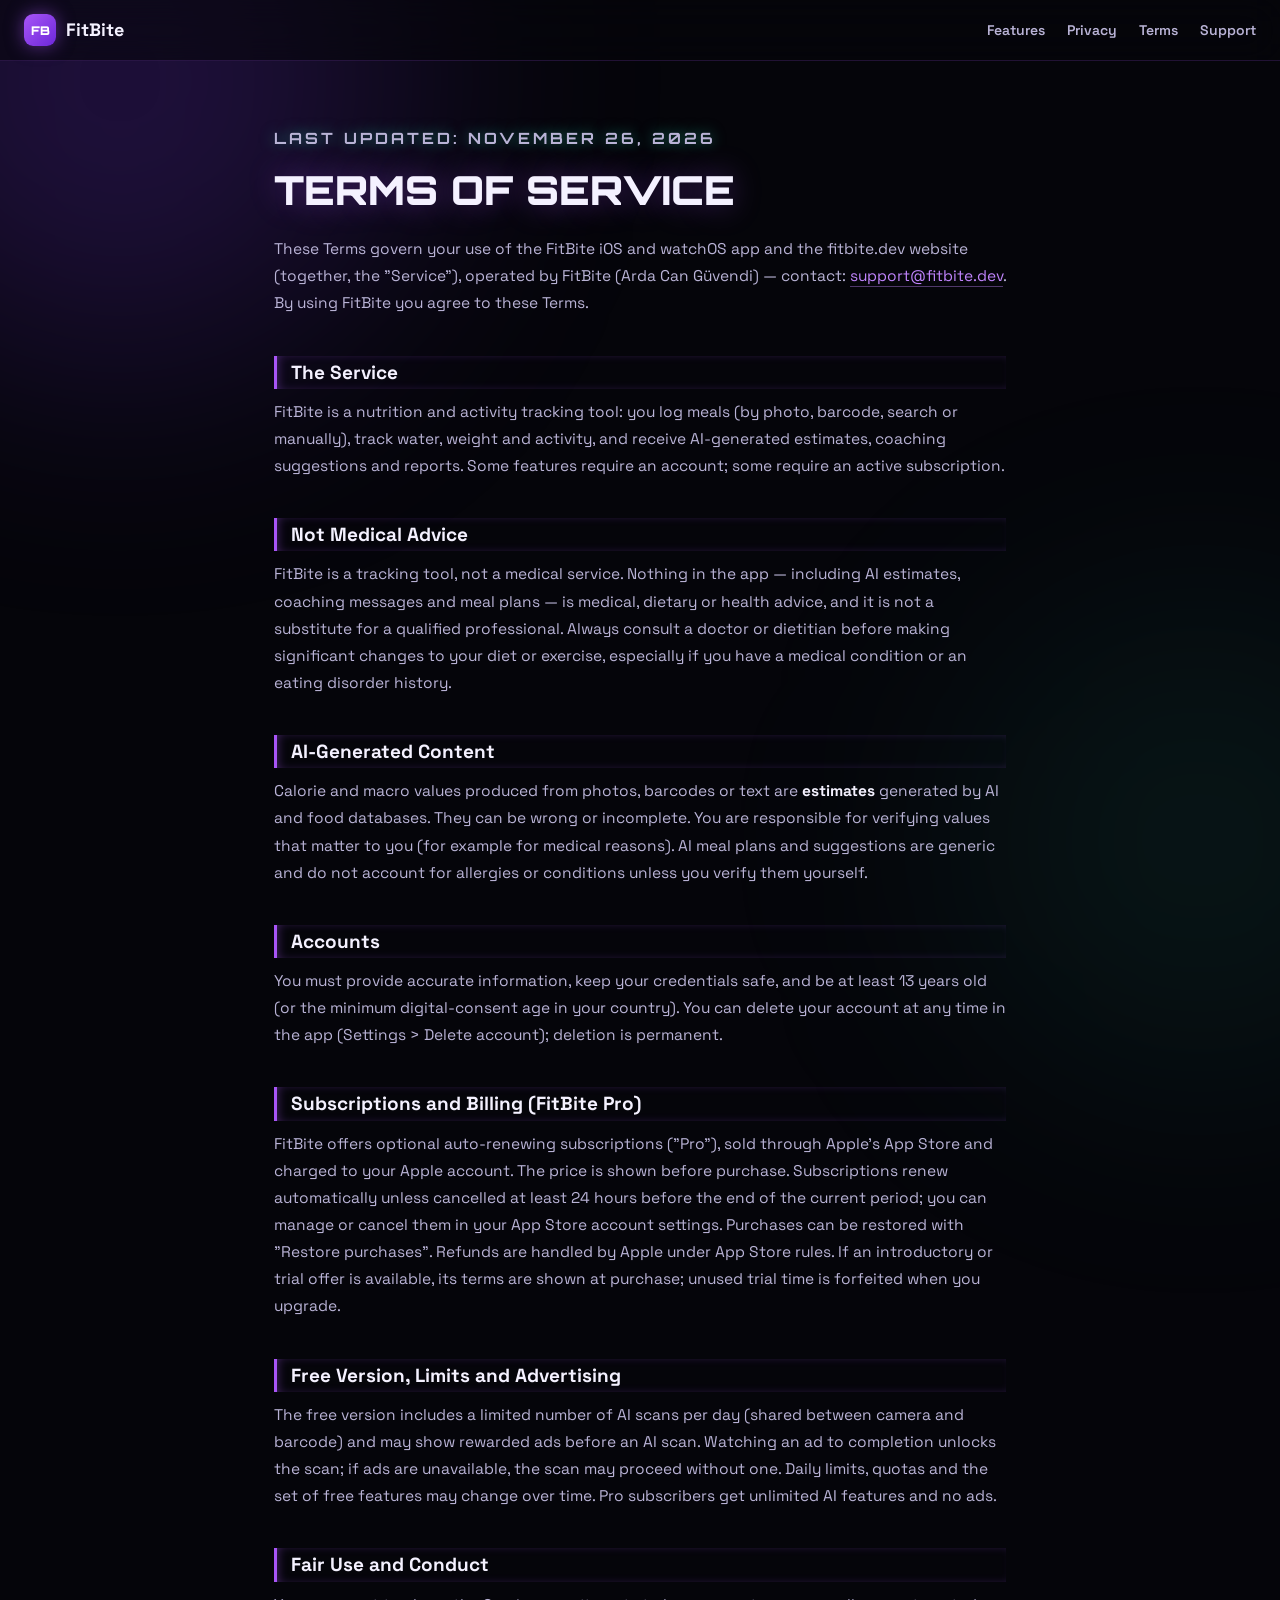
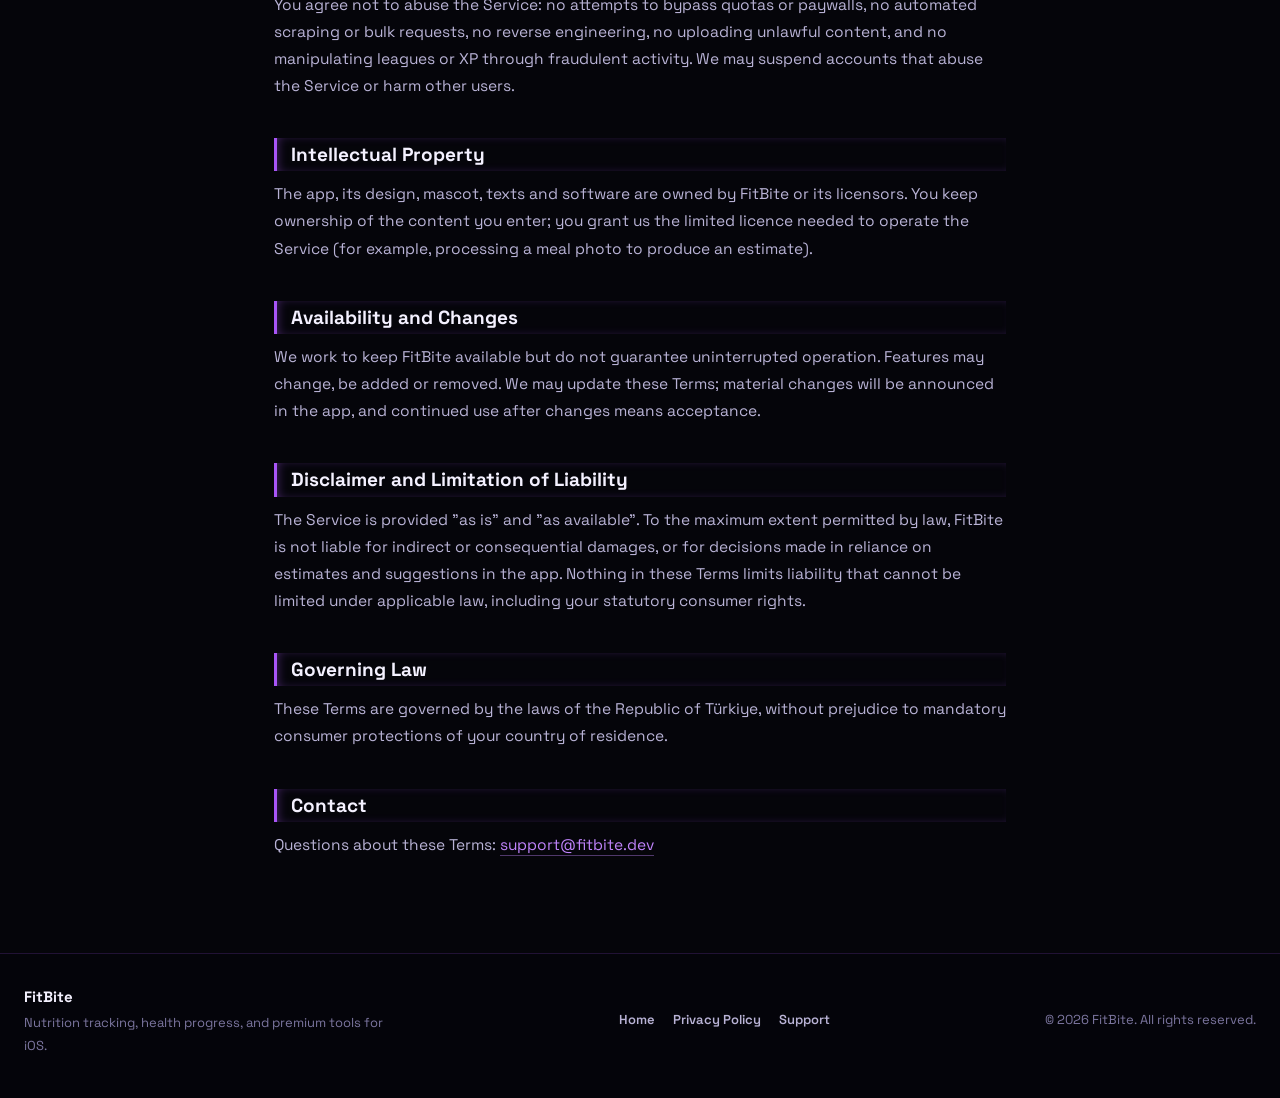
<file: terms.html>
<!doctype html>
<html lang="en">
  <head>
    <meta charset="utf-8">
    <meta name="viewport" content="width=device-width, initial-scale=1">
    <title>Terms of Service - FitBite</title>
    <meta name="description" content="Terms of Service for the FitBite iOS app.">
    <link rel="canonical" href="https://fitbite.dev/terms.html">
    <link rel="icon" type="image/png" href="favicon.png">
    <link rel="stylesheet" href="styles.css">
  </head>
  <body>
    <header class="site-header">
      <a class="brand" href="index.html" aria-label="FitBite home">
        <span class="brand-mark">FB</span>
        <span>FitBite</span>
      </a>
      <nav class="nav" aria-label="Main navigation">
        <a href="index.html#features">Features</a>
        <a href="privacy.html">Privacy</a>
        <a href="terms.html">Terms</a>
        <a href="support.html">Support</a>
      </nav>
    </header>

    <main class="document">
      <p class="eyebrow">Last updated: November 26, 2026</p>
      <h1>Terms of Service</h1>
      <p>
        These Terms govern your use of the FitBite iOS and watchOS app and the fitbite.dev website
        (together, the "Service"), operated by FitBite (Arda Can Güvendi) — contact:
        <a href="mailto:support@fitbite.dev">support@fitbite.dev</a>. By using FitBite you agree to
        these Terms.
      </p>

      <h2>The Service</h2>
      <p>
        FitBite is a nutrition and activity tracking tool: you log meals (by photo, barcode, search
        or manually), track water, weight and activity, and receive AI-generated estimates, coaching
        suggestions and reports. Some features require an account; some require an active
        subscription.
      </p>

      <h2>Not Medical Advice</h2>
      <p>
        FitBite is a tracking tool, not a medical service. Nothing in the app — including AI
        estimates, coaching messages and meal plans — is medical, dietary or health advice, and it is
        not a substitute for a qualified professional. Always consult a doctor or dietitian before
        making significant changes to your diet or exercise, especially if you have a medical
        condition or an eating disorder history.
      </p>

      <h2>AI-Generated Content</h2>
      <p>
        Calorie and macro values produced from photos, barcodes or text are <strong>estimates</strong>
        generated by AI and food databases. They can be wrong or incomplete. You are responsible for
        verifying values that matter to you (for example for medical reasons). AI meal plans and
        suggestions are generic and do not account for allergies or conditions unless you verify them
        yourself.
      </p>

      <h2>Accounts</h2>
      <p>
        You must provide accurate information, keep your credentials safe, and be at least 13 years
        old (or the minimum digital-consent age in your country). You can delete your account at any
        time in the app (Settings &gt; Delete account); deletion is permanent.
      </p>

      <h2>Subscriptions and Billing (FitBite Pro)</h2>
      <p>
        FitBite offers optional auto-renewing subscriptions ("Pro"), sold through Apple's App Store
        and charged to your Apple account. The price is shown before purchase. Subscriptions renew
        automatically unless cancelled at least 24 hours before the end of the current period; you
        can manage or cancel them in your App Store account settings. Purchases can be restored with
        "Restore purchases". Refunds are handled by Apple under App Store rules. If an introductory
        or trial offer is available, its terms are shown at purchase; unused trial time is forfeited
        when you upgrade.
      </p>

      <h2>Free Version, Limits and Advertising</h2>
      <p>
        The free version includes a limited number of AI scans per day (shared between camera and
        barcode) and may show rewarded ads before an AI scan. Watching an ad to completion unlocks the
        scan; if ads are unavailable, the scan may proceed without one. Daily limits, quotas and the
        set of free features may change over time. Pro subscribers get unlimited AI features and no
        ads.
      </p>

      <h2>Fair Use and Conduct</h2>
      <p>
        You agree not to abuse the Service: no attempts to bypass quotas or paywalls, no automated
        scraping or bulk requests, no reverse engineering, no uploading unlawful content, and no
        manipulating leagues or XP through fraudulent activity. We may suspend accounts that abuse
        the Service or harm other users.
      </p>

      <h2>Intellectual Property</h2>
      <p>
        The app, its design, mascot, texts and software are owned by FitBite or its licensors. You
        keep ownership of the content you enter; you grant us the limited licence needed to operate
        the Service (for example, processing a meal photo to produce an estimate).
      </p>

      <h2>Availability and Changes</h2>
      <p>
        We work to keep FitBite available but do not guarantee uninterrupted operation. Features may
        change, be added or removed. We may update these Terms; material changes will be announced in
        the app, and continued use after changes means acceptance.
      </p>

      <h2>Disclaimer and Limitation of Liability</h2>
      <p>
        The Service is provided "as is" and "as available". To the maximum extent permitted by law,
        FitBite is not liable for indirect or consequential damages, or for decisions made in
        reliance on estimates and suggestions in the app. Nothing in these Terms limits liability
        that cannot be limited under applicable law, including your statutory consumer rights.
      </p>

      <h2>Governing Law</h2>
      <p>
        These Terms are governed by the laws of the Republic of Türkiye, without prejudice to
        mandatory consumer protections of your country of residence.
      </p>

      <h2>Contact</h2>
      <p>
        Questions about these Terms: <a href="mailto:support@fitbite.dev">support@fitbite.dev</a>
      </p>
    </main>

    <footer class="site-footer">
      <div>
        <strong>FitBite</strong>
        <p>Nutrition tracking, health progress, and premium tools for iOS.</p>
      </div>
      <nav aria-label="Footer navigation">
        <a href="index.html">Home</a>
        <a href="privacy.html">Privacy Policy</a>
        <a href="support.html">Support</a>
      </nav>
      <span>&copy; <span id="year"></span> FitBite. All rights reserved.</span>
    </footer>

    <script>
      document.getElementById("year").textContent = new Date().getFullYear();
    </script>
  </body>
</html>
</file>
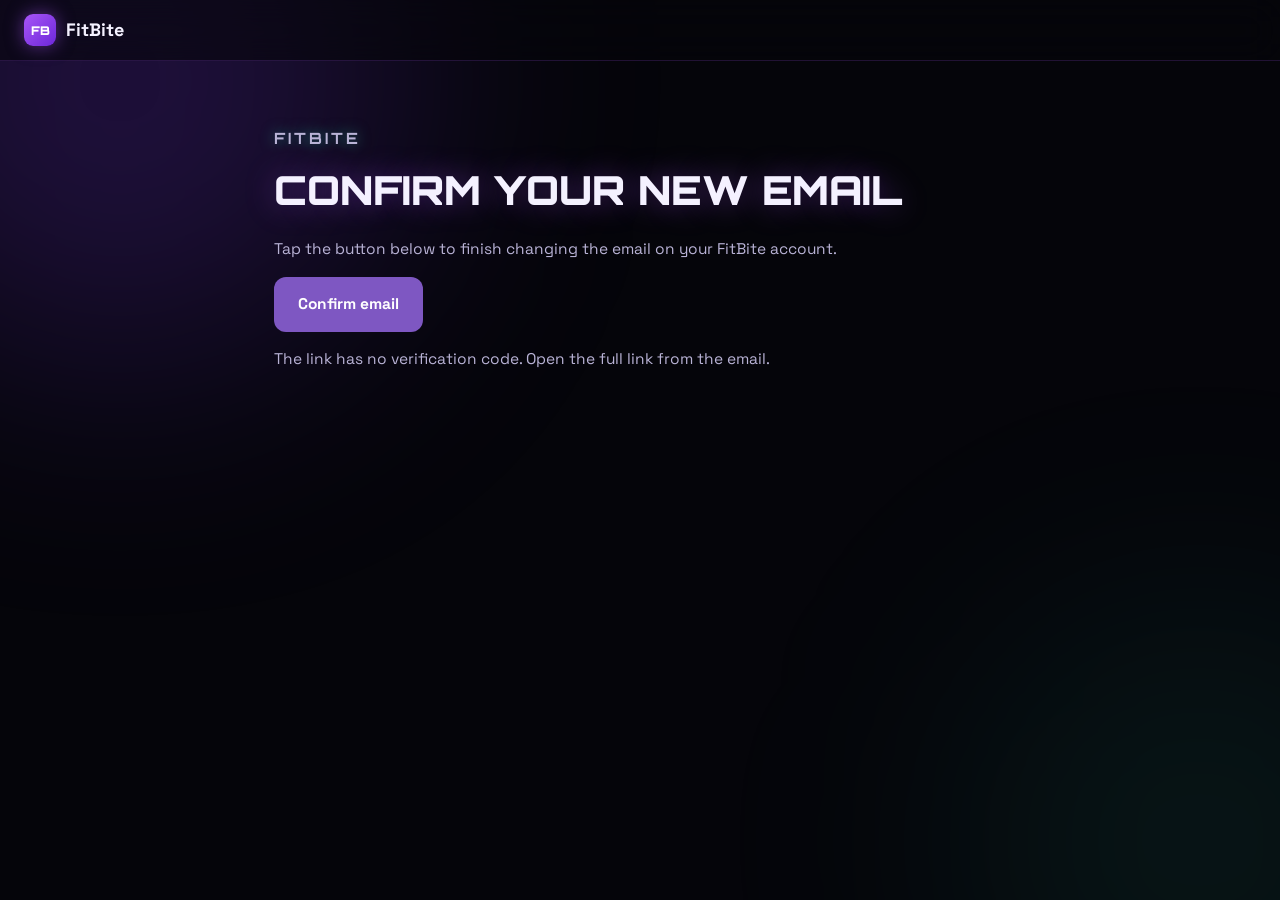
<file: verify-email.html>
<!doctype html>
<html lang="en">
  <head>
    <meta charset="utf-8">
    <meta name="viewport" content="width=device-width, initial-scale=1">
    <meta name="robots" content="noindex">
    <title>Confirm email - FitBite</title>
    <link rel="icon" type="image/png" href="favicon.png">
    <link rel="stylesheet" href="styles.css">
  </head>
  <body>
    <header class="site-header">
      <a class="brand" href="index.html" aria-label="FitBite home">
        <span class="brand-mark">FB</span>
        <span>FitBite</span>
      </a>
    </header>

    <main class="document">
      <p class="eyebrow" id="eyebrow">FitBite</p>
      <h1 id="title">Confirm your new email</h1>
      <p id="body">Tap the button below to finish changing the email on your FitBite account.</p>
      <p>
        <!-- Onay bilerek dugmeyle: e-posta tarayicilari (Outlook Safe Links vb.)
             linki onceden acabiliyor; istek ancak kullanici dokununca gider. -->
        <button id="confirm" type="button" style="font:inherit;font-weight:700;padding:14px 24px;border-radius:12px;border:0;cursor:pointer;background:#7E57C2;color:#fff">
          Confirm email
        </button>
      </p>
      <p id="status" role="status" aria-live="polite"></p>
    </main>

    <script>
      (function () {
        var API = 'https://fitbite-backend-xorm.onrender.com/api/user/verify-email';
        var tr = /^tr\b/i.test(navigator.language || '');
        var M = tr ? {
          title: 'Yeni e-posta adresini onayla',
          body: 'FitBite hesabının e-posta değişikliğini tamamlamak için aşağıdaki düğmeye dokun.',
          btn: 'E-postayı onayla',
          working: 'Onaylanıyor… (sunucu uyanıyorsa 30 sn sürebilir)',
          ok: 'E-posta adresin güncellendi. Uygulamada yeni adresinle giriş yapabilirsin.',
          invalid: 'Bu bağlantı geçersiz ya da süresi dolmuş. Uygulamadan yeniden e-posta değişikliği iste.',
          taken: 'Bu e-posta adresi artık başka bir hesapta kullanılıyor.',
          network: 'Sunucuya ulaşılamadı. Biraz sonra tekrar dene.',
          missing: 'Bağlantıda doğrulama kodu yok. E-postadaki bağlantıyı tam olarak aç.'
        } : {
          title: 'Confirm your new email',
          body: 'Tap the button below to finish changing the email on your FitBite account.',
          btn: 'Confirm email',
          working: 'Confirming… (this can take ~30 s if the server is waking up)',
          ok: 'Your email has been updated. You can now sign in with your new address.',
          invalid: 'This link is invalid or has expired. Request the email change again from the app.',
          taken: 'This email address is already used by another account.',
          network: 'Could not reach the server. Please try again shortly.',
          missing: 'The link has no verification code. Open the full link from the email.'
        };
        document.documentElement.lang = tr ? 'tr' : 'en';
        document.getElementById('title').textContent = M.title;
        document.getElementById('body').textContent = M.body;
        var btn = document.getElementById('confirm');
        var status = document.getElementById('status');
        btn.textContent = M.btn;

        var token = new URLSearchParams(location.search).get('token');
        if (!token) { status.textContent = M.missing; btn.disabled = true; return; }

        btn.addEventListener('click', function () {
          btn.disabled = true;
          status.textContent = M.working;
          fetch(API + '?token=' + encodeURIComponent(token))
            .then(function (r) {
              if (r.ok) { status.textContent = M.ok; btn.style.display = 'none'; return; }
              status.textContent = r.status === 409 ? M.taken : M.invalid;
              if (r.status !== 400 && r.status !== 409) btn.disabled = false;
            })
            .catch(function () { status.textContent = M.network; btn.disabled = false; });
        });
      })();
    </script>
  </body>
</html>
</file>
<file: styles.css>
/* FitBite legal/support sayfalari — neon tema (index.html ile uyumlu) */
@import url('https://fonts.googleapis.com/css2?family=Space+Grotesk:wght@400;500;600;700&family=Orbitron:wght@700;900&display=swap');

:root {
  --bg: #05050A;
  --card: rgba(20, 14, 38, .55);
  --border: rgba(168, 85, 247, .18);
  --border-hot: rgba(168, 85, 247, .55);
  --neon: #A855F7;
  --neon-hi: #C084FC;
  --neon-deep: #6D28D9;
  --accent: #2DE0B6;
  --accent-hi: #6FF7D8;
  --text: #F4F1FF;
  --text-2: #B9B3D6;
  --text-3: #7C76A0;
}

* { margin: 0; padding: 0; box-sizing: border-box; }

body {
  font-family: 'Space Grotesk', -apple-system, BlinkMacSystemFont, 'Segoe UI', sans-serif;
  background: var(--bg);
  color: var(--text);
  line-height: 1.75;
  min-height: 100vh;
  display: flex;
  flex-direction: column;
  overflow-x: hidden;
}
/* sabit arka plan glow'lari */
body::before, body::after {
  content: '';
  position: fixed; z-index: -1; border-radius: 50%;
  filter: blur(130px); pointer-events: none;
}
body::before { width: 560px; height: 560px; background: rgba(124,58,237,.22); top: -200px; left: -160px; }
body::after  { width: 480px; height: 480px; background: rgba(45,224,182,.08); bottom: -180px; right: -160px; }

::selection { background: rgba(168,85,247,.4); }
::-webkit-scrollbar { width: 10px; }
::-webkit-scrollbar-track { background: #08060F; }
::-webkit-scrollbar-thumb { background: linear-gradient(var(--neon-deep), var(--neon)); border-radius: 5px; }

/* ---------- header ---------- */
.site-header {
  position: sticky; top: 0; z-index: 50;
  display: flex; align-items: center; justify-content: space-between;
  padding: 14px 24px;
  backdrop-filter: blur(18px);
  background: rgba(5,5,10,.6);
  border-bottom: 1px solid var(--border);
}
.brand {
  display: flex; align-items: center; gap: 10px;
  font-weight: 700; font-size: 18px; color: var(--text); text-decoration: none;
}
.brand-mark {
  display: flex; align-items: center; justify-content: center;
  width: 32px; height: 32px; border-radius: 9px;
  font-family: 'Orbitron', sans-serif; font-size: 12px; font-weight: 900;
  background: linear-gradient(135deg, var(--neon), var(--neon-deep));
  color: #fff;
  box-shadow: 0 0 18px rgba(168,85,247,.5);
}
.nav { display: flex; gap: 22px; }
.nav a {
  color: var(--text-2); text-decoration: none; font-size: 14px; font-weight: 600;
  transition: color .2s, text-shadow .2s;
}
.nav a:hover { color: var(--neon-hi); text-shadow: 0 0 12px rgba(192,132,252,.8); }

/* ---------- icerik ---------- */
.document {
  flex: 1;
  width: 100%; max-width: 780px;
  margin: 0 auto;
  padding: 64px 24px 80px;
}
.eyebrow {
  font-family: 'Orbitron', sans-serif;
  color: var(--accent-hi); font-size: 12px; font-weight: 700;
  letter-spacing: 3px; text-transform: uppercase;
  text-shadow: 0 0 14px rgba(45,224,182,.5);
  margin-bottom: 14px;
}
.document h1 {
  font-family: 'Orbitron', sans-serif;
  font-size: clamp(26px, 4vw, 40px); font-weight: 900; line-height: 1.2;
  text-transform: uppercase;
  margin-bottom: 22px;
  text-shadow: 0 0 30px rgba(168,85,247,.4);
}
.document h2 {
  font-size: 19px; font-weight: 700;
  margin: 38px 0 10px;
  padding-left: 14px;
  border-left: 3px solid var(--neon);
  box-shadow: inset 4px 0 14px -8px rgba(168,85,247,.8);
}
.document p { color: var(--text-2); font-size: 15.5px; margin-bottom: 14px; }
.document ul, .document ol { color: var(--text-2); font-size: 15.5px; margin: 0 0 14px 22px; }
.document li { margin-bottom: 6px; }
.document strong { color: var(--text); }
.document a { color: var(--neon-hi); text-decoration: none; border-bottom: 1px solid rgba(192,132,252,.4); transition: all .2s; }
.document a:hover { text-shadow: 0 0 12px rgba(192,132,252,.8); border-bottom-color: var(--neon-hi); }

/* support sayfasi — buyuk e-posta butonu */
.support-email { margin: 22px 0 30px; }
.support-email a {
  display: inline-block;
  font-size: 17px; font-weight: 700;
  padding: 14px 28px; border-radius: 12px; border: none;
  background: linear-gradient(135deg, var(--neon), var(--neon-deep));
  color: #fff;
  box-shadow: 0 0 26px rgba(168,85,247,.55);
  transition: transform .15s, box-shadow .25s;
}
.support-email a:hover {
  transform: translateY(-2px);
  box-shadow: 0 0 44px rgba(168,85,247,.85);
  text-shadow: none;
}

/* ---------- footer ---------- */
.site-footer {
  display: flex; align-items: center; justify-content: space-between;
  gap: 18px; flex-wrap: wrap;
  padding: 30px 24px 40px;
  border-top: 1px solid var(--border);
  background: rgba(5,5,10,.7);
  font-size: 13px; color: var(--text-3);
}
.site-footer strong { color: var(--text); font-size: 15px; }
.site-footer p { margin-top: 2px; max-width: 380px; }
.site-footer nav { display: flex; gap: 18px; }
.site-footer a {
  color: var(--text-2); text-decoration: none; font-weight: 600;
  transition: color .2s, text-shadow .2s;
}
.site-footer a:hover { color: var(--neon-hi); text-shadow: 0 0 12px rgba(192,132,252,.7); }

@media (max-width: 560px) {
  .site-header { flex-direction: column; gap: 10px; }
  .document { padding-top: 44px; }
  .site-footer { flex-direction: column; align-items: flex-start; }
}
</file>
